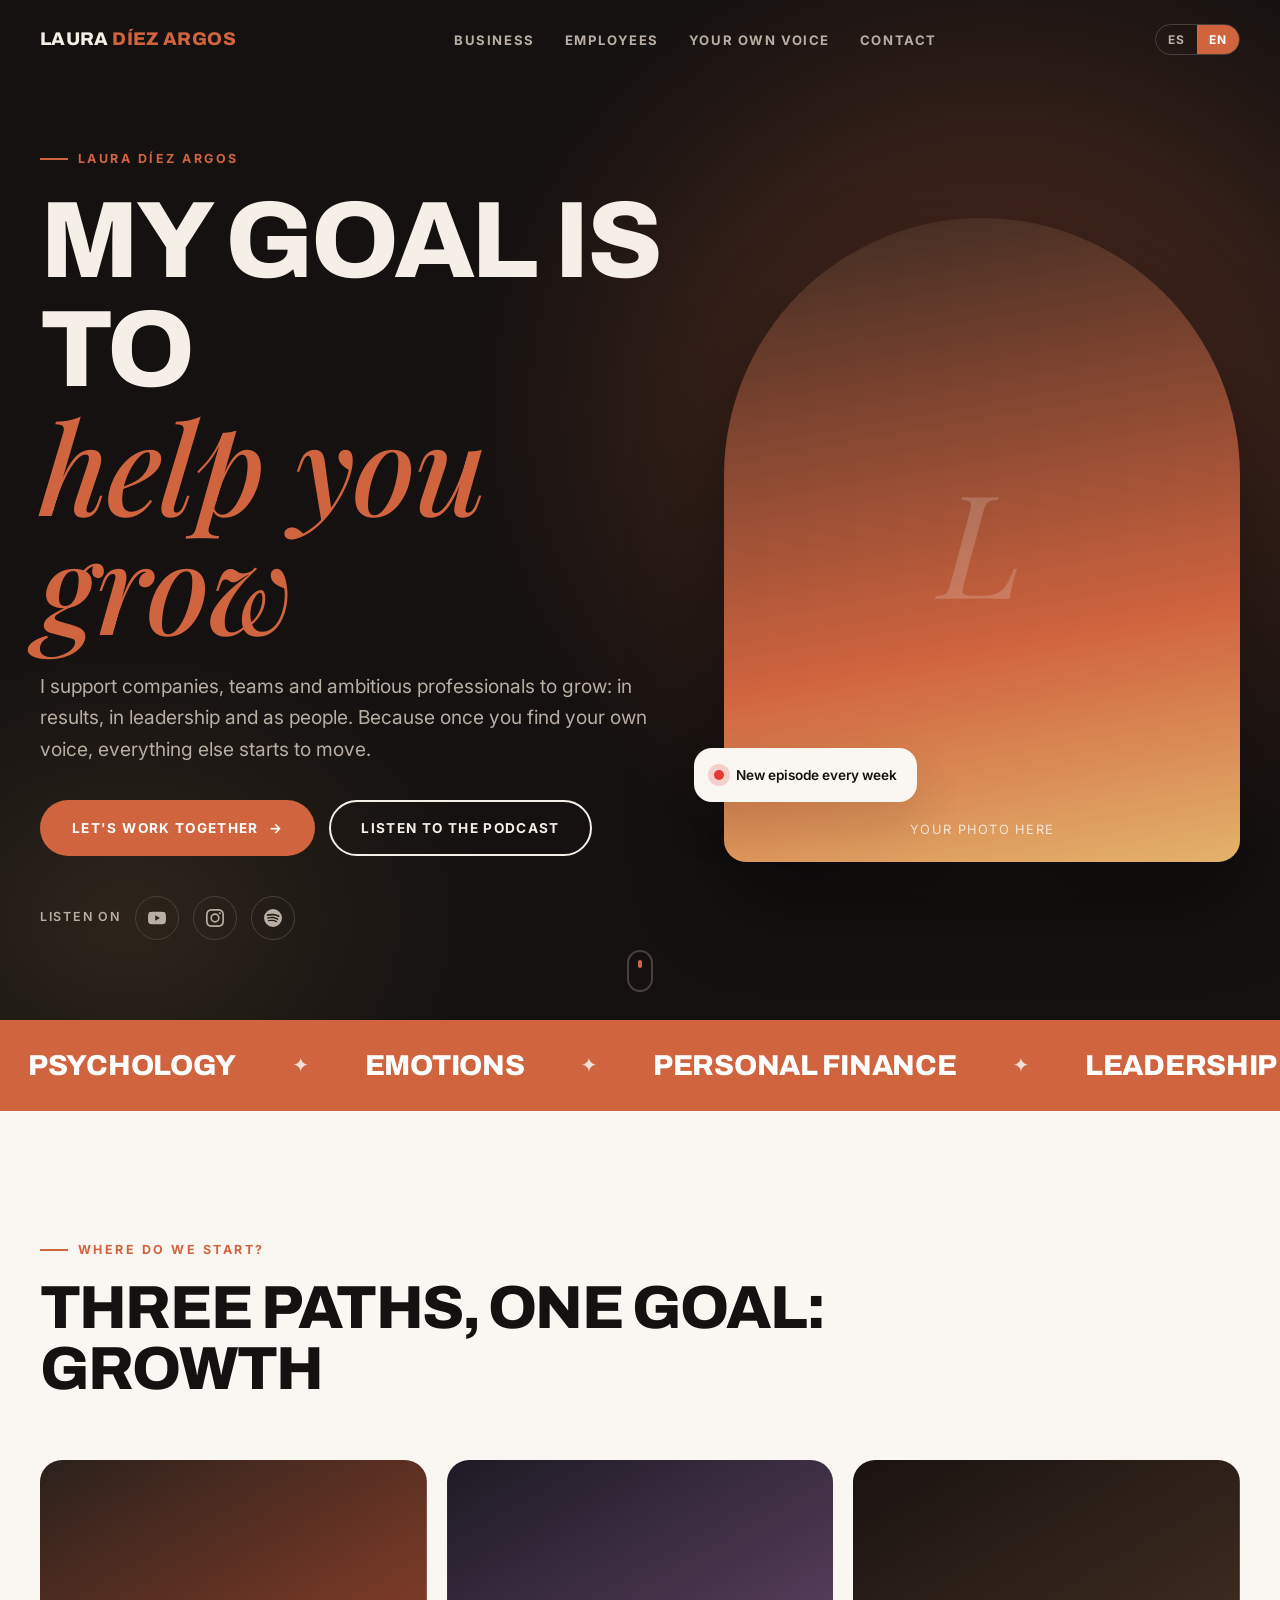
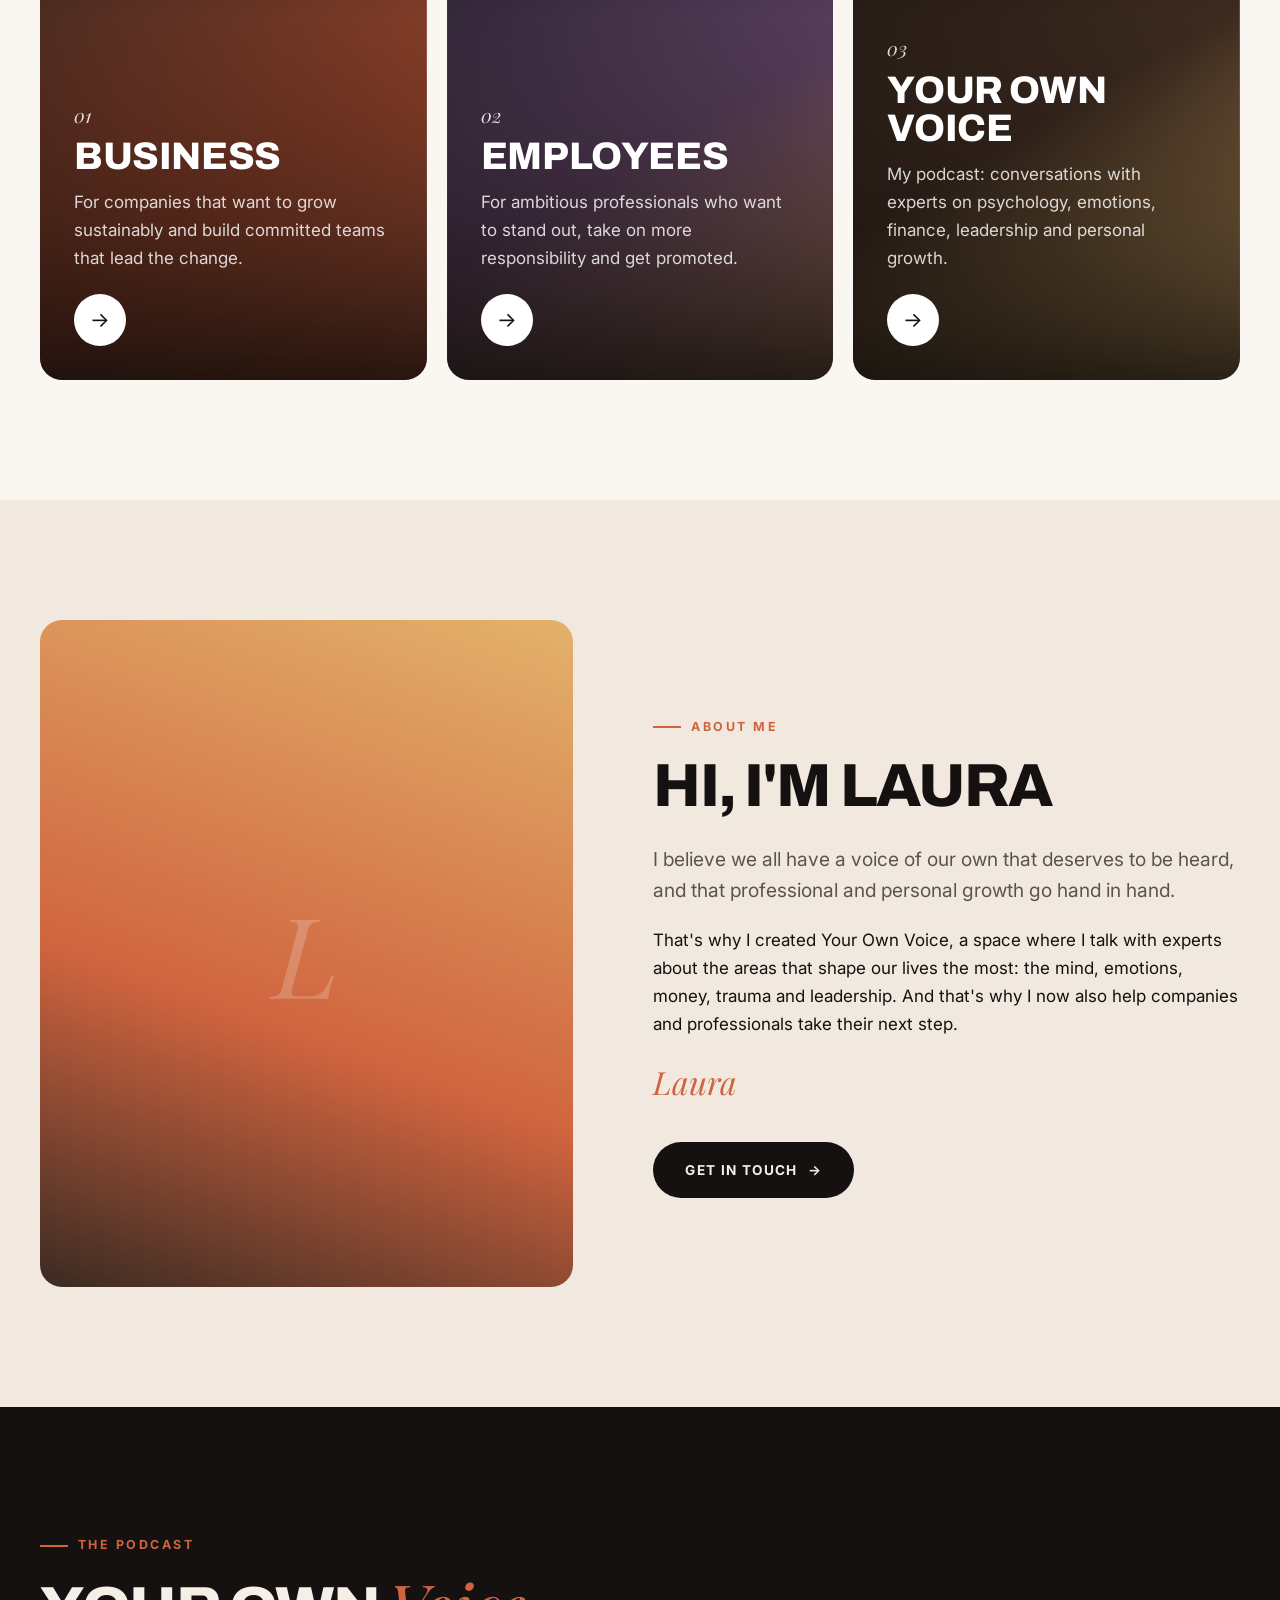
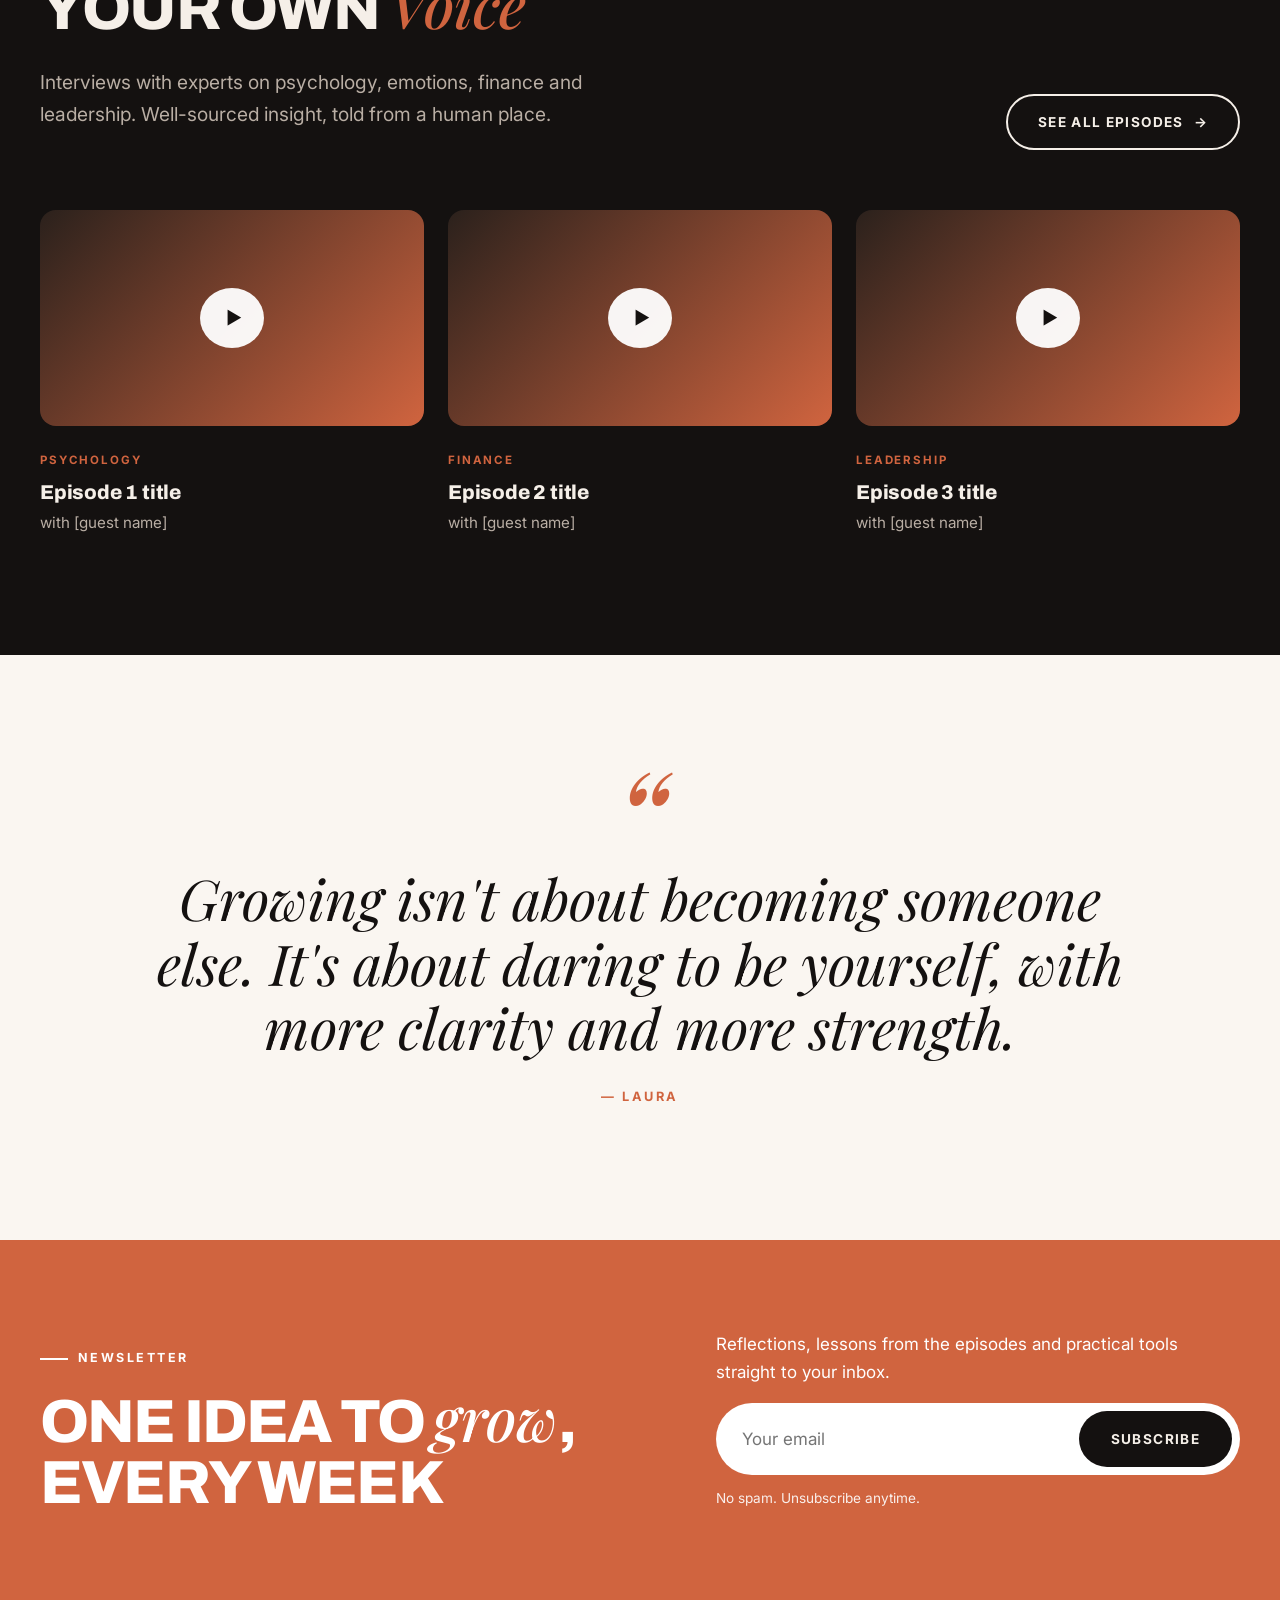
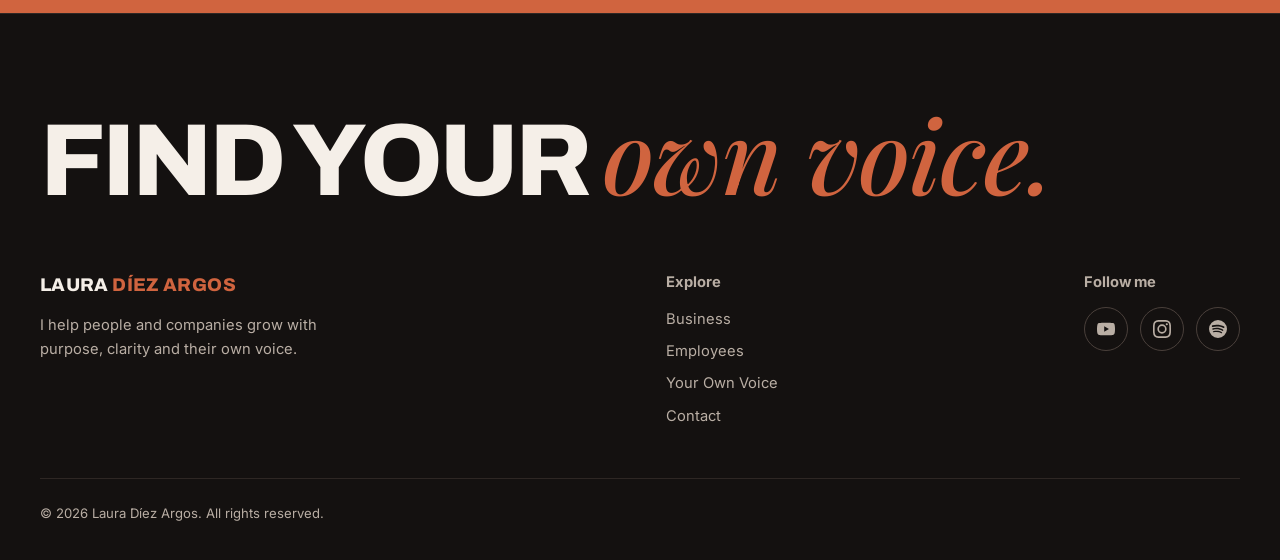
<file: website/index.html>
<!doctype html>
<html lang="es">
<head>
  <meta charset="utf-8">
  <meta name="viewport" content="width=device-width, initial-scale=1">
  <title>Laura Díez Argos</title>
  <meta name="description" content="Laura Díez Argos — My goal is to help you grow. Crecimiento para negocios, empleados y el podcast Your Own Voice.">
  <link rel="preconnect" href="https://fonts.googleapis.com">
  <link rel="preconnect" href="https://fonts.gstatic.com" crossorigin>
  <link href="https://fonts.googleapis.com/css2?family=Archivo:wght@700;800;900&family=Inter:wght@400;500;600;700&family=Playfair+Display:ital,wght@0,500;0,600;1,500&display=swap" rel="stylesheet">
  <link rel="stylesheet" href="css/styles.css">
</head>
<body data-title-key="home.title">
  <div id="site-header"></div>
  <main>
  <!-- HERO -->
  <section class="hero">
    <div class="container hero-grid">
      <div>
        <span class="eyebrow" data-i18n="home.eyebrow"></span>
        <h1 data-i18n="home.title"></h1>
        <p class="lead" data-i18n="home.lead"></p>
        <div class="btn-row">
          <a class="btn btn-primary" href="contacto.html"><span data-i18n="home.cta1"></span> →</a>
          <a class="btn btn-ghost" href="your-own-voice.html" data-i18n="home.cta2"></a>
        </div>
        <div class="listen" data-socials><span data-i18n="home.listen"></span></div>
      </div>
      <div style="position:relative">
        <!-- Sustituye el contenido por: <img src="img/laura.jpg" alt="Laura Díez Argos"> -->
        <div class="hero-photo"><span class="monogram">L</span><span class="ph-note" data-i18n="home.photo"></span></div>
        <div class="hero-badge"><span class="dot"></span><span data-i18n="home.badge"></span></div>
      </div>
    </div>
    <span class="scroll-cue" aria-hidden="true"></span>
  </section>

  <!-- CINTA DE TEMAS -->
  <div class="marquee" aria-hidden="true"><div class="marquee-track">
    <span data-i18n="yov.t1"></span><span data-i18n="yov.t2"></span><span data-i18n="yov.t4"></span>
    <span data-i18n="yov.t5"></span><span data-i18n="yov.t3"></span><span data-i18n="yov.t6"></span>
    <span data-i18n="yov.t7"></span><span data-i18n="yov.t8"></span>
  </div></div>

  <!-- CAMINOS -->
  <section>
    <div class="container">
      <div class="section-head reveal">
        <span class="eyebrow" data-i18n="home.paths.eyebrow"></span>
        <h2 data-i18n="home.paths.title"></h2>
      </div>
      <div class="tiles">
        <a class="tile reveal" href="negocios.html"><div class="bg bg-1"></div><span class="num">01</span><h3 data-i18n="home.paths.b.title"></h3><p data-i18n="home.paths.b.text"></p><span class="arrow">→</span></a>
        <a class="tile reveal" href="empleados.html"><div class="bg bg-2"></div><span class="num">02</span><h3 data-i18n="home.paths.e.title"></h3><p data-i18n="home.paths.e.text"></p><span class="arrow">→</span></a>
        <a class="tile reveal" href="your-own-voice.html"><div class="bg bg-3"></div><span class="num">03</span><h3 data-i18n="home.paths.y.title"></h3><p data-i18n="home.paths.y.text"></p><span class="arrow">→</span></a>
      </div>
    </div>
  </section>

  <!-- SOBRE MÍ -->
  <section class="section-alt">
    <div class="container about-grid">
      <!-- Sustituye por: <img src="img/laura-2.jpg" alt="Laura Díez Argos"> -->
      <div class="about-photo reveal"><span class="monogram">L</span></div>
      <div class="reveal">
        <span class="eyebrow" data-i18n="home.about.eyebrow"></span>
        <h2 data-i18n="home.about.title"></h2>
        <p class="lead" data-i18n="home.about.p1"></p>
        <p data-i18n="home.about.p2"></p>
        <div class="about-sign">Laura</div>
        <div class="btn-row"><a class="btn btn-dark" href="contacto.html"><span data-i18n="cta.button"></span> →</a></div>
      </div>
    </div>
  </section>

  <!-- PODCAST -->
  <section class="section-dark">
    <div class="container">
      <div class="section-head row reveal">
        <div>
          <span class="eyebrow" data-i18n="home.pod.eyebrow"></span>
          <h2 data-i18n="home.pod.title"></h2>
          <p class="lead" data-i18n="home.pod.text"></p>
        </div>
        <a class="btn btn-ghost" href="your-own-voice.html"><span data-i18n="home.pod.cta"></span> →</a>
      </div>
      <div class="episodes" data-episodes></div>
    </div>
  </section>

  <!-- CITA -->
  <section>
    <div class="container reveal">
      <p class="big-quote" data-i18n="home.quote"></p>
      <p class="quote-by" data-i18n="home.quote.by"></p>
    </div>
  </section>

  <!-- NEWSLETTER -->
  <section class="section-accent" style="padding:90px 0">
    <div class="container newsletter reveal">
      <div>
        <span class="eyebrow" data-i18n="nl.eyebrow"></span>
        <h2 data-i18n="nl.title"></h2>
      </div>
      <div>
        <p data-i18n="nl.text"></p>
        <form class="nl-form" id="nl-form">
          <input type="email" name="email" required data-i18n-placeholder="nl.placeholder" aria-label="Email">
          <button class="btn btn-dark" type="submit" data-i18n="nl.button"></button>
        </form>
        <p class="nl-note" id="nl-status" data-i18n="nl.note"></p>
      </div>
    </div>
  </section>
  </main>
  <div id="site-footer"></div>
  <script src="js/config.js"></script>
  <script src="js/i18n.js"></script>
  <script src="js/main.js"></script>
</body>
</html>
</file>
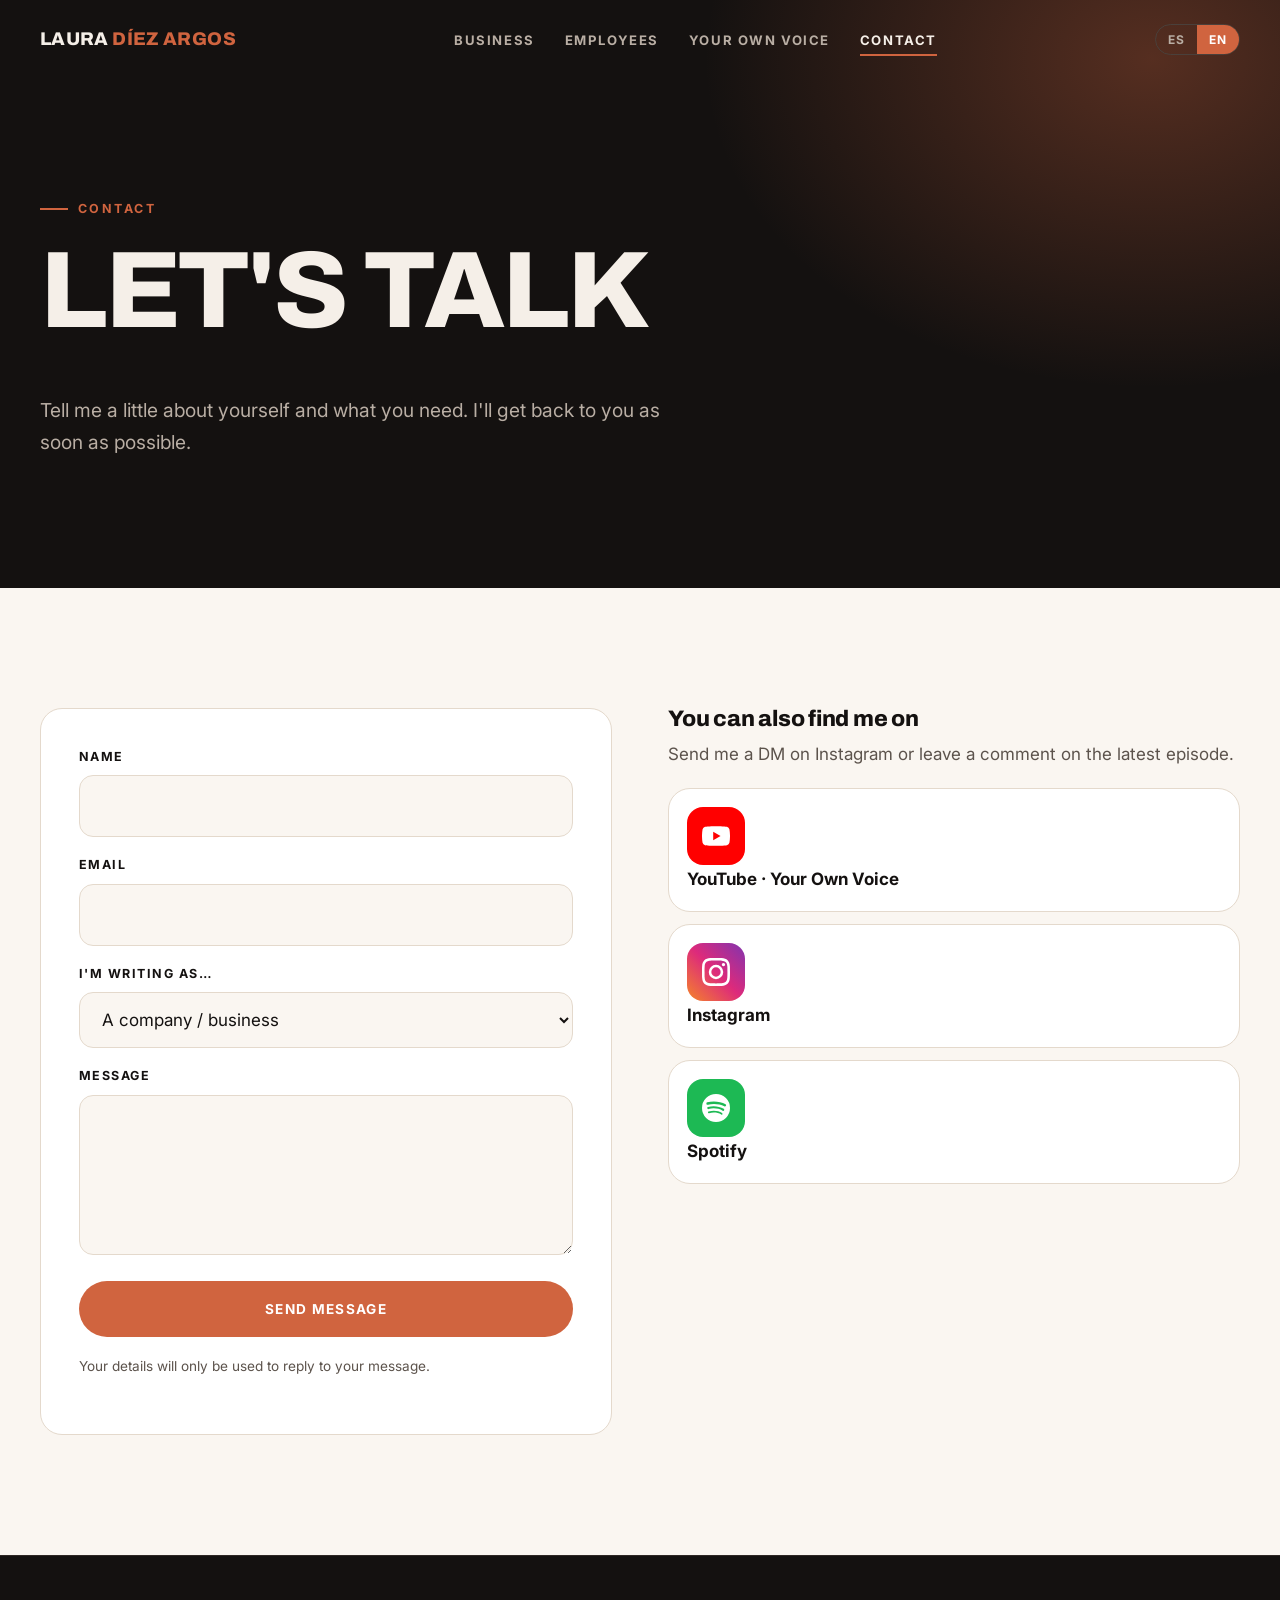
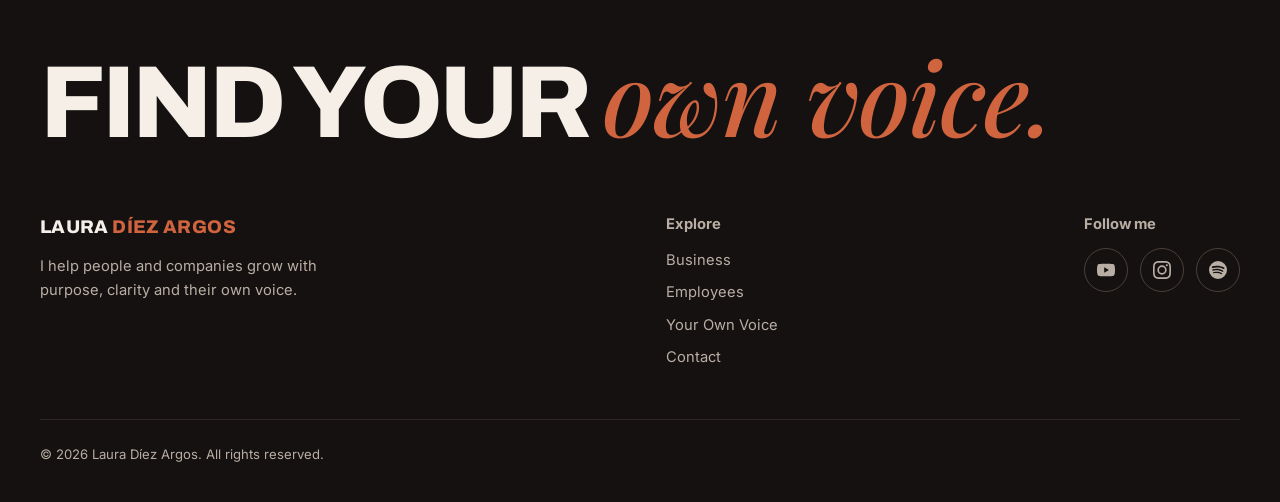
<file: website/contacto.html>
<!doctype html>
<html lang="es">
<head>
  <meta charset="utf-8">
  <meta name="viewport" content="width=device-width, initial-scale=1">
  <title>Contacto · Laura Díez Argos</title>
  <meta name="description" content="Laura Díez Argos — My goal is to help you grow. Crecimiento para negocios, empleados y el podcast Your Own Voice.">
  <link rel="preconnect" href="https://fonts.googleapis.com">
  <link rel="preconnect" href="https://fonts.gstatic.com" crossorigin>
  <link href="https://fonts.googleapis.com/css2?family=Archivo:wght@700;800;900&family=Inter:wght@400;500;600;700&family=Playfair+Display:ital,wght@0,500;0,600;1,500&display=swap" rel="stylesheet">
  <link rel="stylesheet" href="css/styles.css">
</head>
<body data-title-key="nav.contact">
  <div id="site-header"></div>
  <main>
  <section class="page-hero">
    <div class="container">
      <span class="eyebrow" data-i18n="contact.eyebrow"></span>
      <h1 data-i18n="contact.title"></h1>
      <p class="lead" data-i18n="contact.lead"></p>
    </div>
  </section>

  <section>
    <div class="container grid grid-2" style="gap:56px;align-items:start">
      <form class="form card" id="contact-form">
        <div><label for="f-name" data-i18n="contact.name"></label><input id="f-name" name="name" required autocomplete="name"></div>
        <div><label for="f-email" data-i18n="contact.email"></label><input id="f-email" name="email" type="email" required autocomplete="email"></div>
        <div><label for="f-type" data-i18n="contact.type"></label>
          <select id="f-type" name="type">
            <option value="business" data-i18n="contact.type.business"></option>
            <option value="employee" data-i18n="contact.type.employee"></option>
            <option value="podcast" data-i18n="contact.type.podcast"></option>
            <option value="other" data-i18n="contact.type.other"></option>
          </select>
        </div>
        <div><label for="f-msg" data-i18n="contact.message"></label><textarea id="f-msg" name="message" required></textarea></div>
        <button class="btn btn-primary" type="submit" data-i18n="contact.send"></button>
        <p class="form-note" data-i18n="contact.note"></p>
        <p id="form-status" role="status" style="font-weight:600;color:var(--accent)"></p>
      </form>
      <div>
        <h3 data-i18n="contact.side.title"></h3>
        <p style="color:var(--ink-soft)" data-i18n="contact.side.text"></p>
        <div class="grid" style="gap:12px;margin-top:20px">
          <a class="card platform reveal" data-link="youtube" style="flex-direction:row;align-items:center;padding:18px"><div class="icon yt" data-icon="youtube" style="margin:0"></div><strong>YouTube · Your Own Voice</strong></a>
          <a class="card platform reveal" data-link="instagram" style="flex-direction:row;align-items:center;padding:18px"><div class="icon ig" data-icon="instagram" style="margin:0"></div><strong>Instagram</strong></a>
          <a class="card platform reveal" data-link="spotify" style="flex-direction:row;align-items:center;padding:18px"><div class="icon sp" data-icon="spotify" style="margin:0"></div><strong>Spotify</strong></a>
        </div>
      </div>
    </div>
  </section>
  </main>
  <script>
    // Preselecciona el tipo de contacto si viene de otra página (?type=business)
    const t = new URLSearchParams(location.search).get("type");
    if (t) document.getElementById("f-type").value = t;
  </script>
  <div id="site-footer"></div>
  <script src="js/config.js"></script>
  <script src="js/i18n.js"></script>
  <script src="js/main.js"></script>
</body>
</html>
</file>
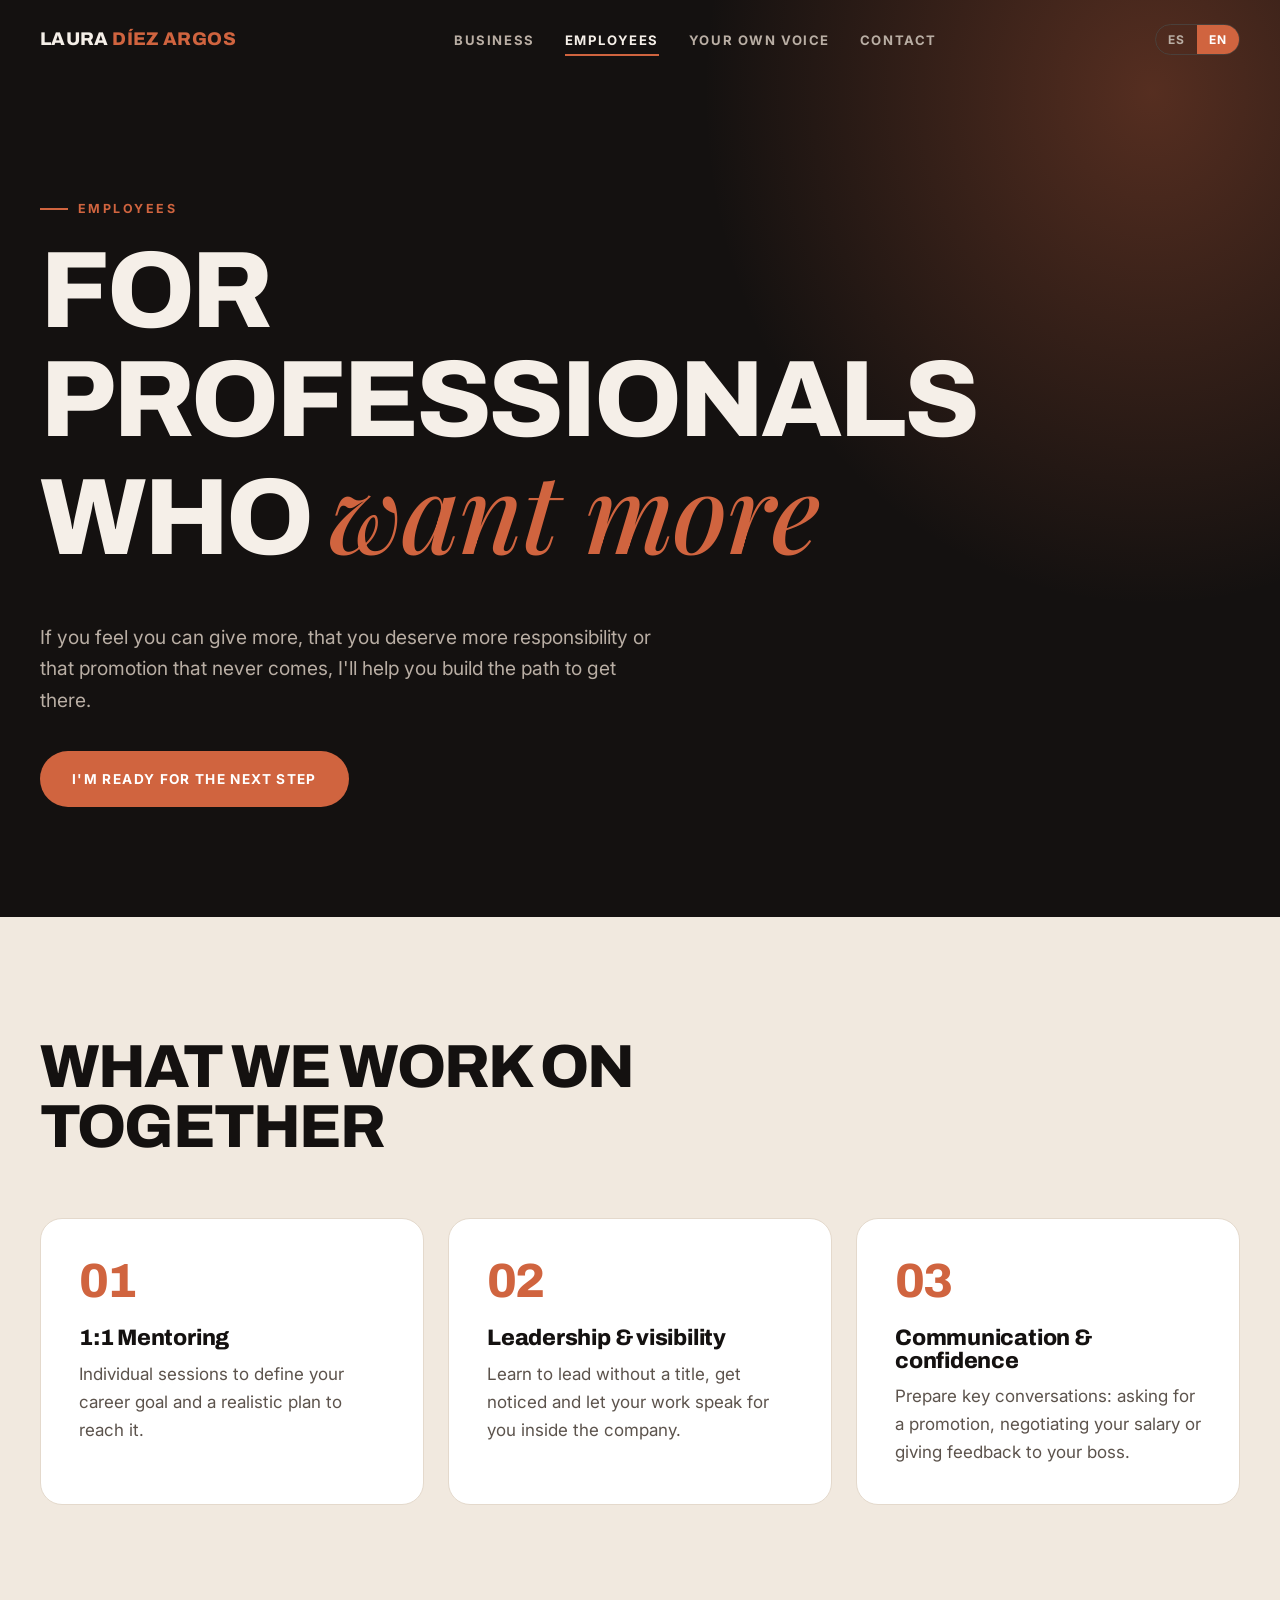
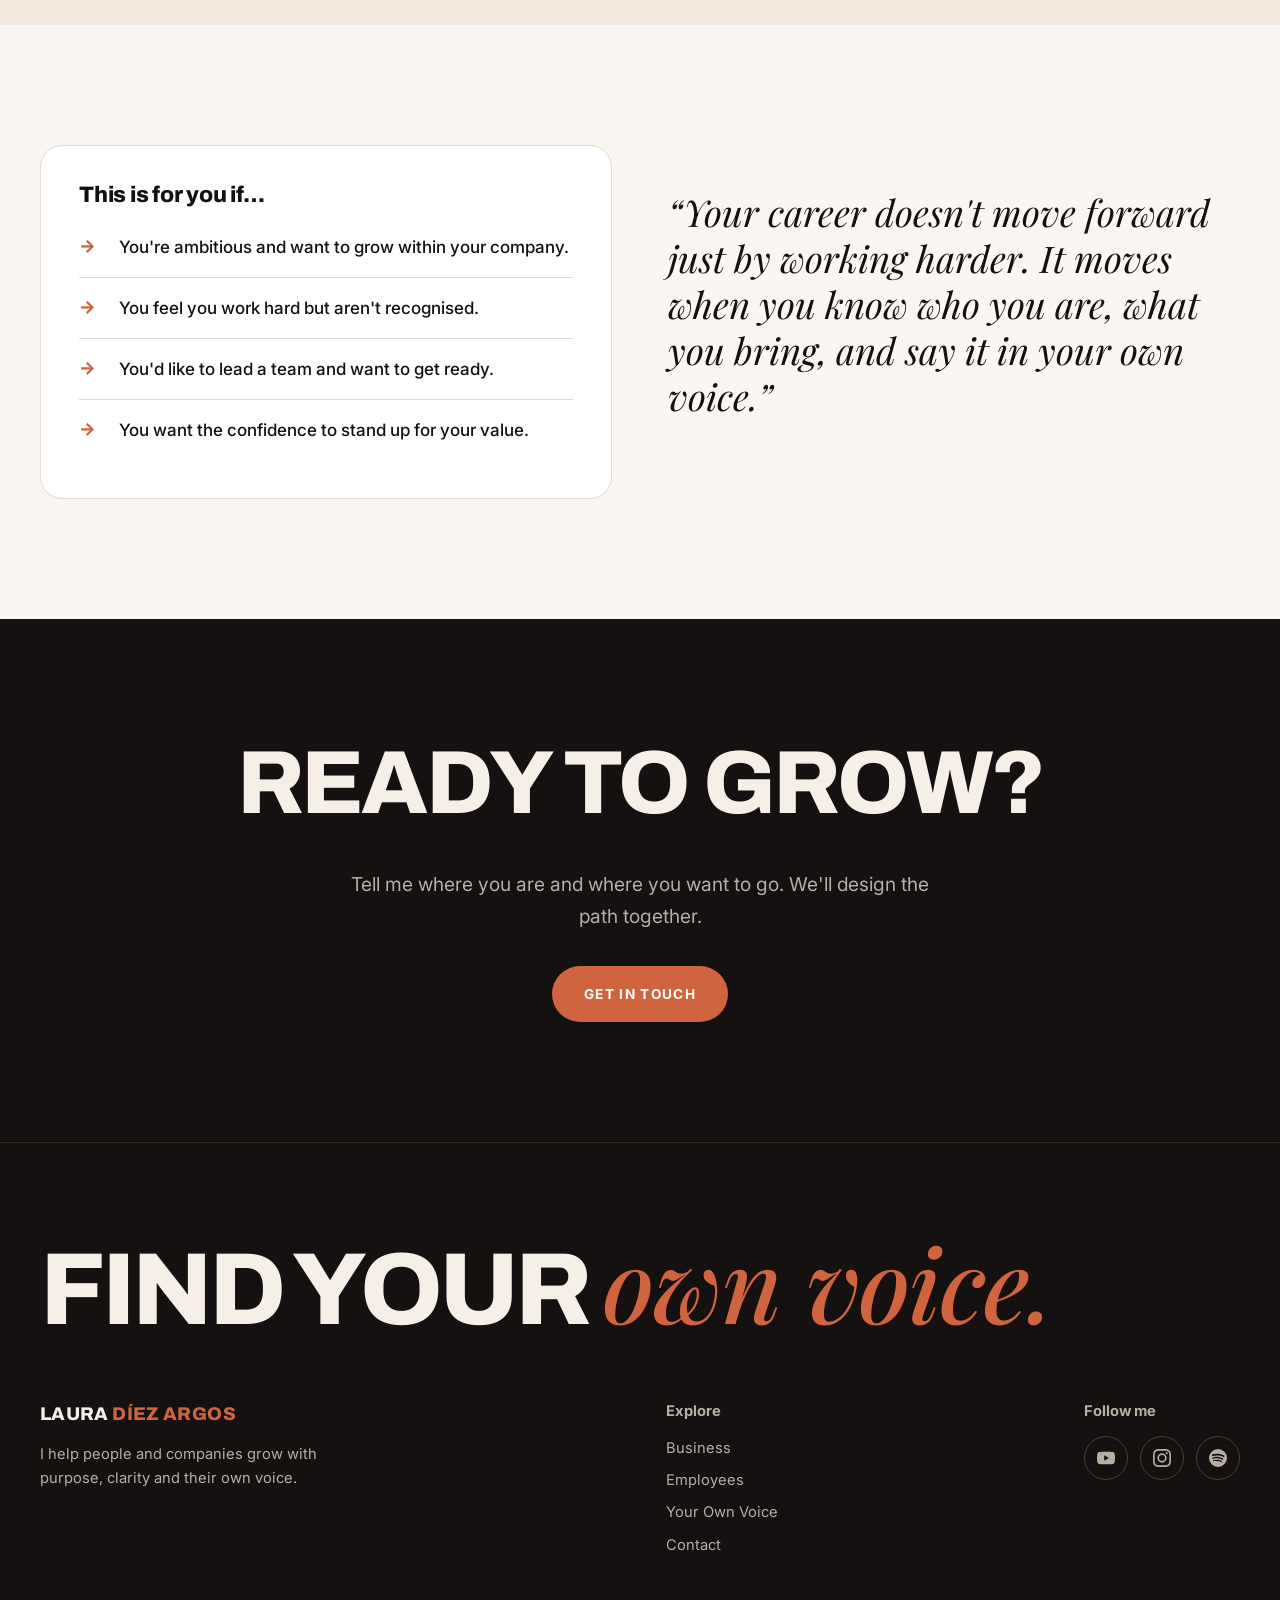
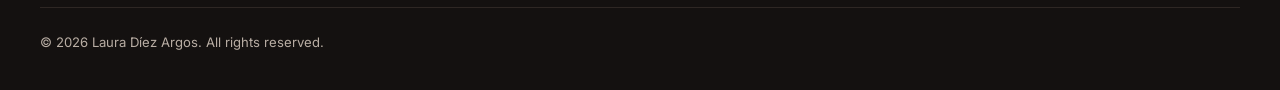
<file: website/empleados.html>
<!doctype html>
<html lang="es">
<head>
  <meta charset="utf-8">
  <meta name="viewport" content="width=device-width, initial-scale=1">
  <title>Empleados · Laura Díez Argos</title>
  <meta name="description" content="Laura Díez Argos — My goal is to help you grow. Crecimiento para negocios, empleados y el podcast Your Own Voice.">
  <link rel="preconnect" href="https://fonts.googleapis.com">
  <link rel="preconnect" href="https://fonts.gstatic.com" crossorigin>
  <link href="https://fonts.googleapis.com/css2?family=Archivo:wght@700;800;900&family=Inter:wght@400;500;600;700&family=Playfair+Display:ital,wght@0,500;0,600;1,500&display=swap" rel="stylesheet">
  <link rel="stylesheet" href="css/styles.css">
</head>
<body data-title-key="nav.employees">
  <div id="site-header"></div>
  <main>
  <section class="page-hero">
    <div class="container">
      <span class="eyebrow" data-i18n="emp.eyebrow"></span>
      <h1 data-i18n="emp.title"></h1>
      <p class="lead" data-i18n="emp.lead"></p>
      <div class="btn-row"><a class="btn btn-primary" href="contacto.html?type=employee" data-i18n="emp.cta"></a></div>
    </div>
  </section>

  <section class="section-alt">
    <div class="container">
      <div class="section-head reveal"><h2 data-i18n="emp.services.title"></h2></div>
      <div class="grid grid-3">
        <div class="card reveal"><span class="num">01</span><h3 data-i18n="emp.s1.title"></h3><p data-i18n="emp.s1.text"></p></div>
        <div class="card reveal"><span class="num">02</span><h3 data-i18n="emp.s2.title"></h3><p data-i18n="emp.s2.text"></p></div>
        <div class="card reveal"><span class="num">03</span><h3 data-i18n="emp.s3.title"></h3><p data-i18n="emp.s3.text"></p></div>
      </div>
    </div>
  </section>

  <section>
    <div class="container grid grid-2" style="align-items:center;gap:56px">
      <div class="card reveal">
        <h3 data-i18n="emp.for.title"></h3>
        <ul class="list-check">
          <li data-i18n="emp.for.1"></li><li data-i18n="emp.for.2"></li>
          <li data-i18n="emp.for.3"></li><li data-i18n="emp.for.4"></li>
        </ul>
      </div>
      <p class="quote reveal" data-i18n="emp.quote"></p>
    </div>
  </section>

  <section class="section-dark cta-band">
    <div class="container">
      <h2 data-i18n="cta.title"></h2>
      <p class="lead center" data-i18n="cta.text"></p>
      <div class="btn-row"><a class="btn btn-primary" href="contacto.html" data-i18n="cta.button"></a></div>
    </div>
  </section>
  </main>
  <div id="site-footer"></div>
  <script src="js/config.js"></script>
  <script src="js/i18n.js"></script>
  <script src="js/main.js"></script>
</body>
</html>
</file>
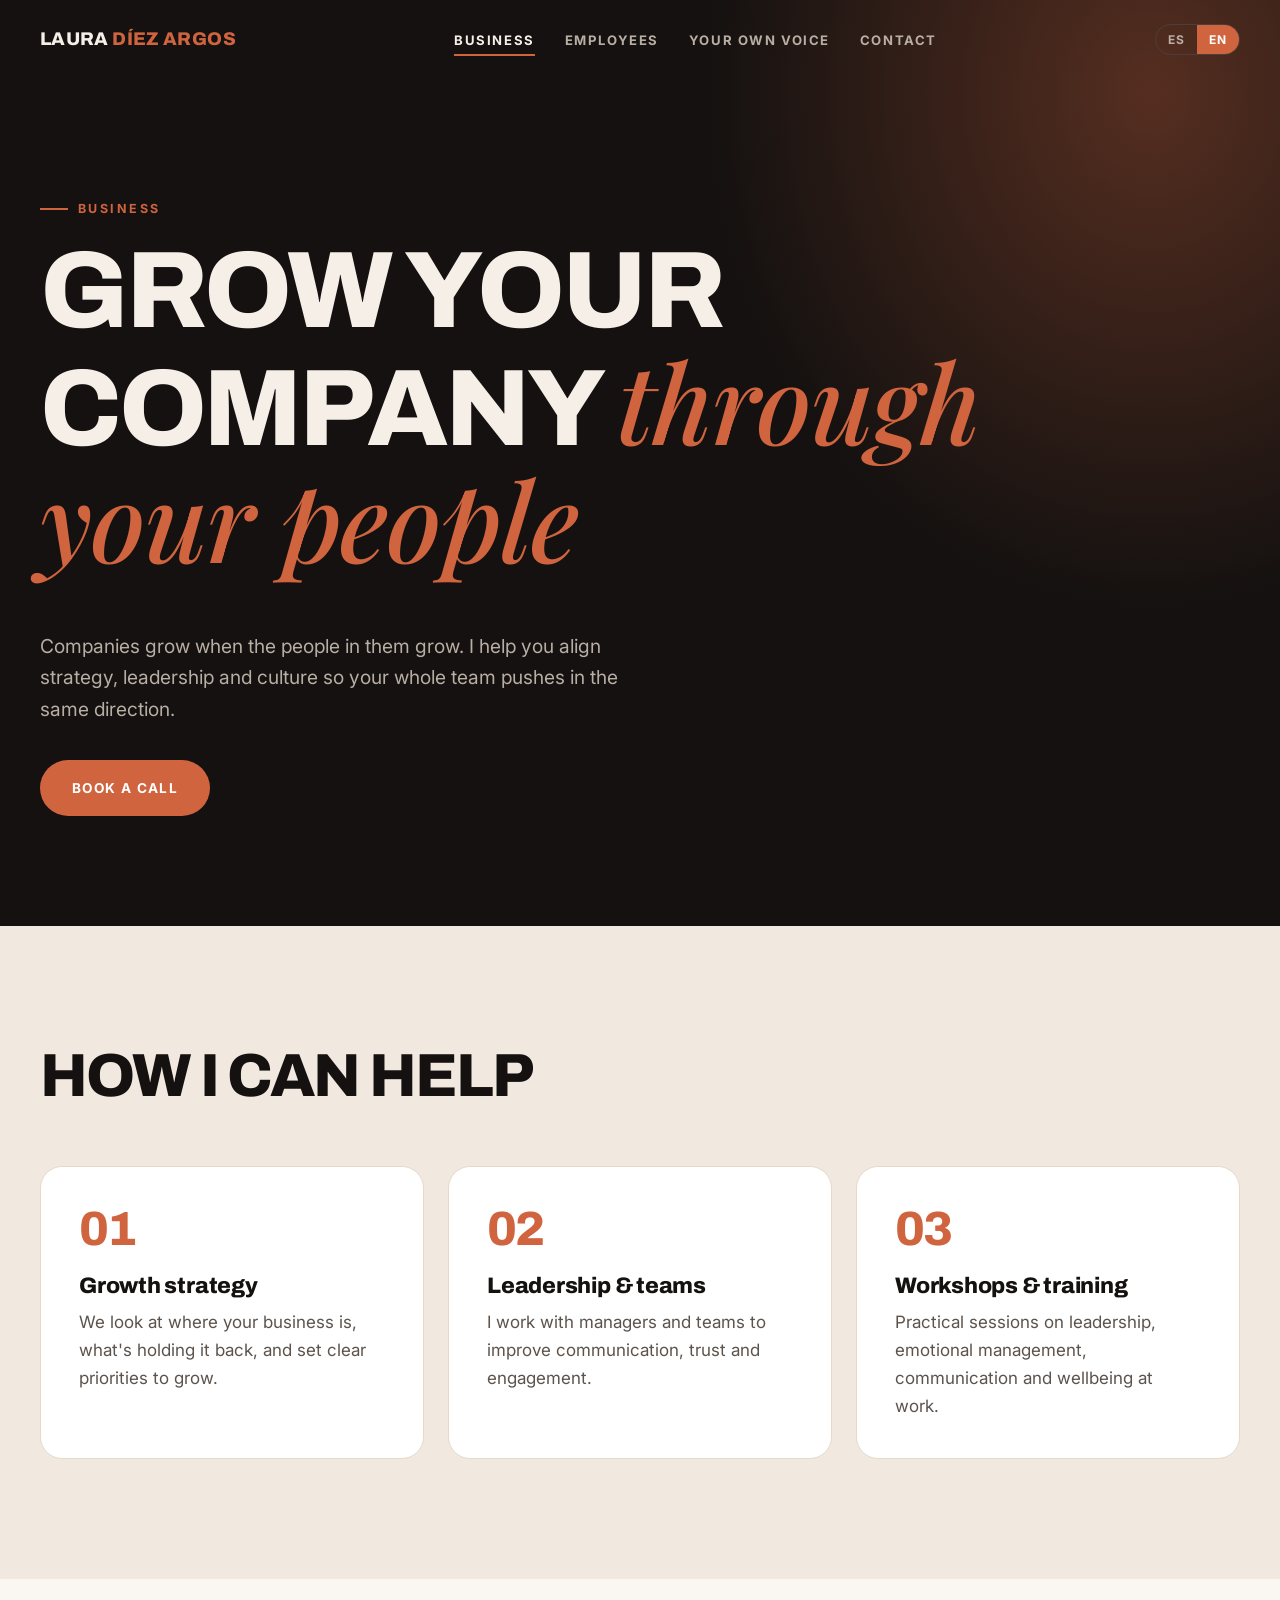
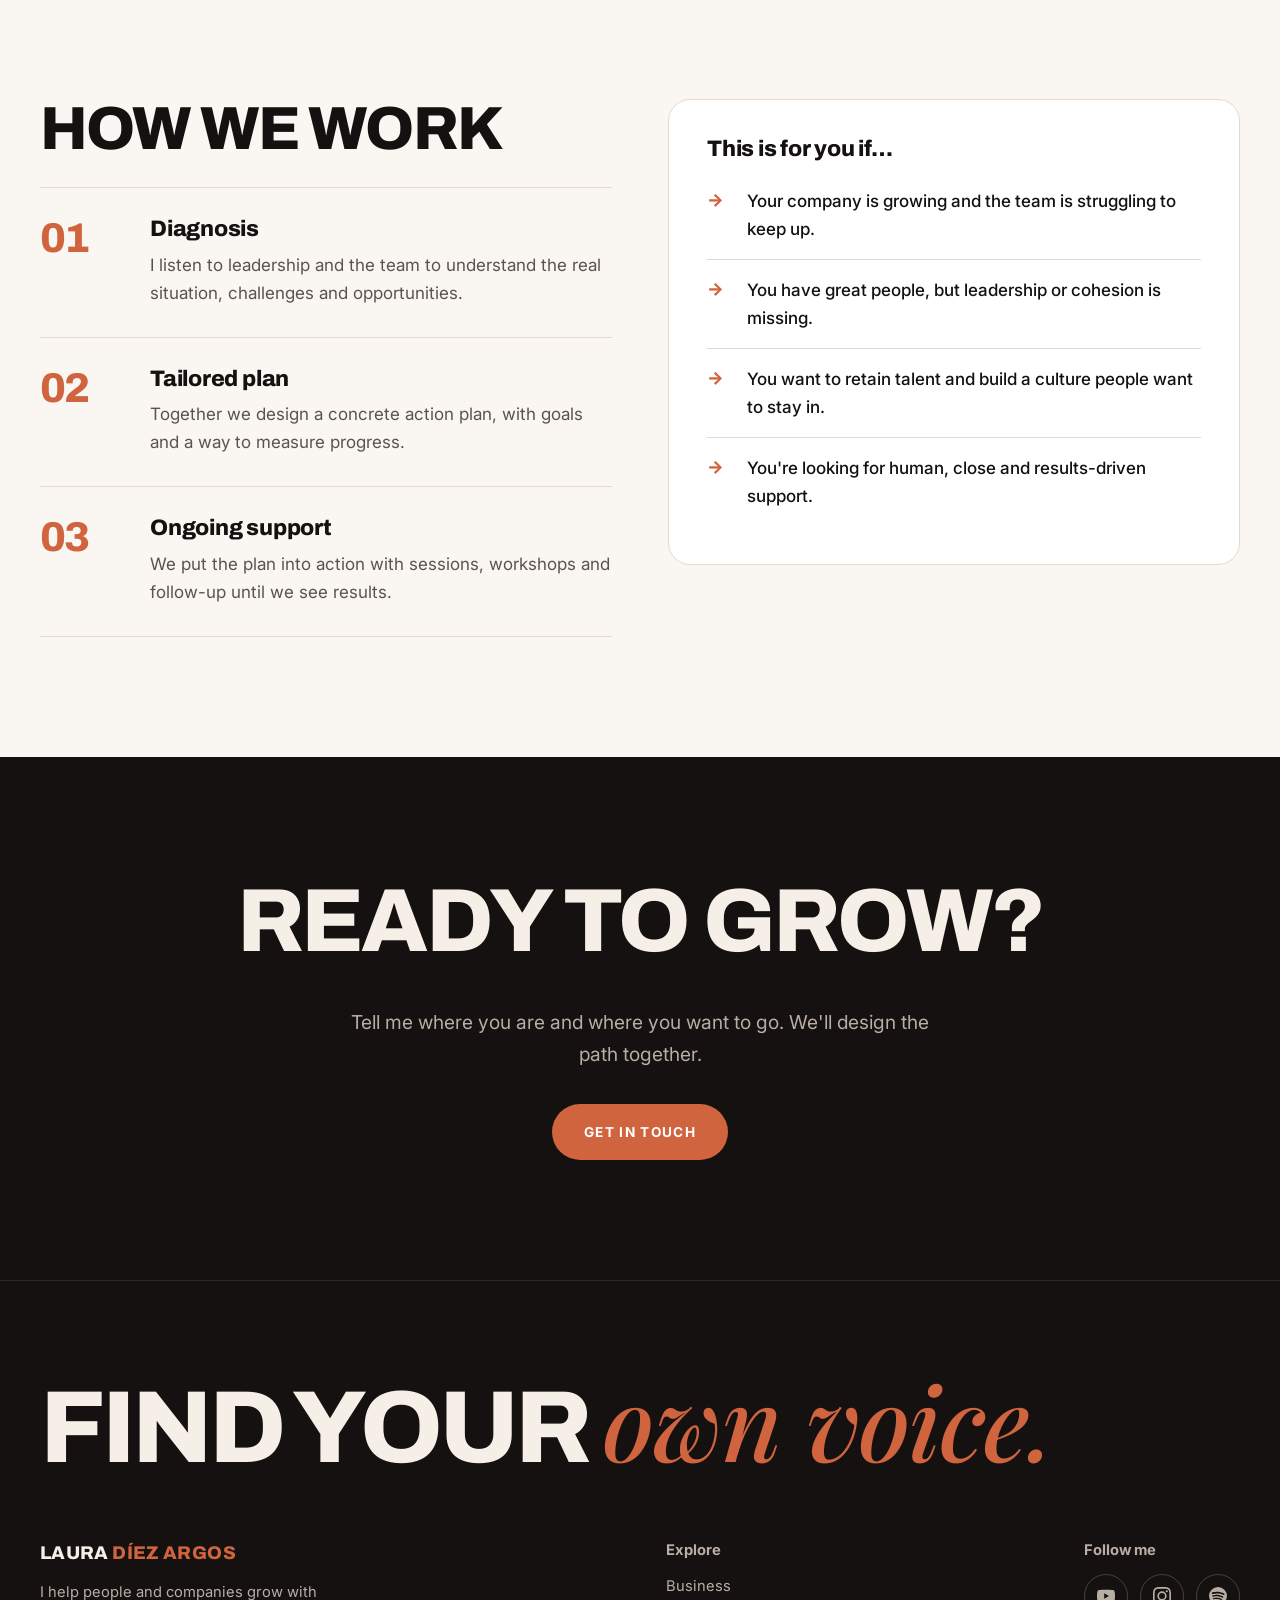
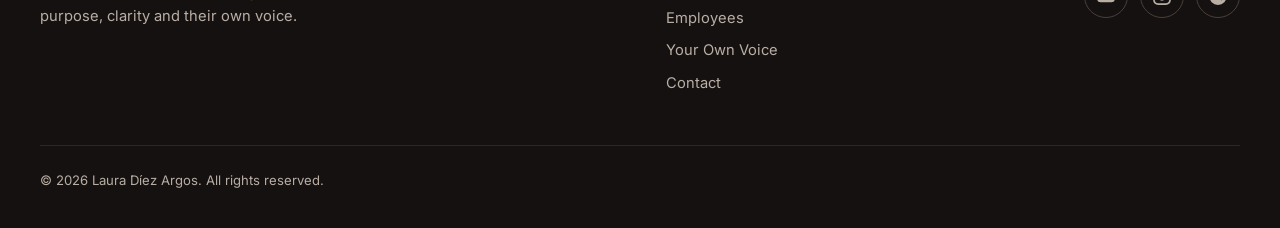
<file: website/negocios.html>
<!doctype html>
<html lang="es">
<head>
  <meta charset="utf-8">
  <meta name="viewport" content="width=device-width, initial-scale=1">
  <title>Negocios · Laura Díez Argos</title>
  <meta name="description" content="Laura Díez Argos — My goal is to help you grow. Crecimiento para negocios, empleados y el podcast Your Own Voice.">
  <link rel="preconnect" href="https://fonts.googleapis.com">
  <link rel="preconnect" href="https://fonts.gstatic.com" crossorigin>
  <link href="https://fonts.googleapis.com/css2?family=Archivo:wght@700;800;900&family=Inter:wght@400;500;600;700&family=Playfair+Display:ital,wght@0,500;0,600;1,500&display=swap" rel="stylesheet">
  <link rel="stylesheet" href="css/styles.css">
</head>
<body data-title-key="nav.business">
  <div id="site-header"></div>
  <main>
  <section class="page-hero">
    <div class="container">
      <span class="eyebrow" data-i18n="biz.eyebrow"></span>
      <h1 data-i18n="biz.title"></h1>
      <p class="lead" data-i18n="biz.lead"></p>
      <div class="btn-row"><a class="btn btn-primary" href="contacto.html?type=business" data-i18n="biz.cta"></a></div>
    </div>
  </section>

  <section class="section-alt">
    <div class="container">
      <div class="section-head reveal"><h2 data-i18n="biz.services.title"></h2></div>
      <div class="grid grid-3">
        <div class="card reveal"><span class="num">01</span><h3 data-i18n="biz.s1.title"></h3><p data-i18n="biz.s1.text"></p></div>
        <div class="card reveal"><span class="num">02</span><h3 data-i18n="biz.s2.title"></h3><p data-i18n="biz.s2.text"></p></div>
        <div class="card reveal"><span class="num">03</span><h3 data-i18n="biz.s3.title"></h3><p data-i18n="biz.s3.text"></p></div>
      </div>
    </div>
  </section>

  <section>
    <div class="container grid grid-2" style="gap:56px">
      <div>
        <h2 data-i18n="biz.process.title"></h2>
        <div class="steps reveal">
          <div class="step"><div><h3 data-i18n="biz.p1.title"></h3><p data-i18n="biz.p1.text"></p></div></div>
          <div class="step"><div><h3 data-i18n="biz.p2.title"></h3><p data-i18n="biz.p2.text"></p></div></div>
          <div class="step"><div><h3 data-i18n="biz.p3.title"></h3><p data-i18n="biz.p3.text"></p></div></div>
        </div>
      </div>
      <div class="card reveal" style="align-self:start">
        <h3 data-i18n="biz.for.title"></h3>
        <ul class="list-check">
          <li data-i18n="biz.for.1"></li><li data-i18n="biz.for.2"></li>
          <li data-i18n="biz.for.3"></li><li data-i18n="biz.for.4"></li>
        </ul>
      </div>
    </div>
  </section>

  <section class="section-dark cta-band">
    <div class="container">
      <h2 data-i18n="cta.title"></h2>
      <p class="lead center" data-i18n="cta.text"></p>
      <div class="btn-row"><a class="btn btn-primary" href="contacto.html" data-i18n="cta.button"></a></div>
    </div>
  </section>
  </main>
  <div id="site-footer"></div>
  <script src="js/config.js"></script>
  <script src="js/i18n.js"></script>
  <script src="js/main.js"></script>
</body>
</html>
</file>
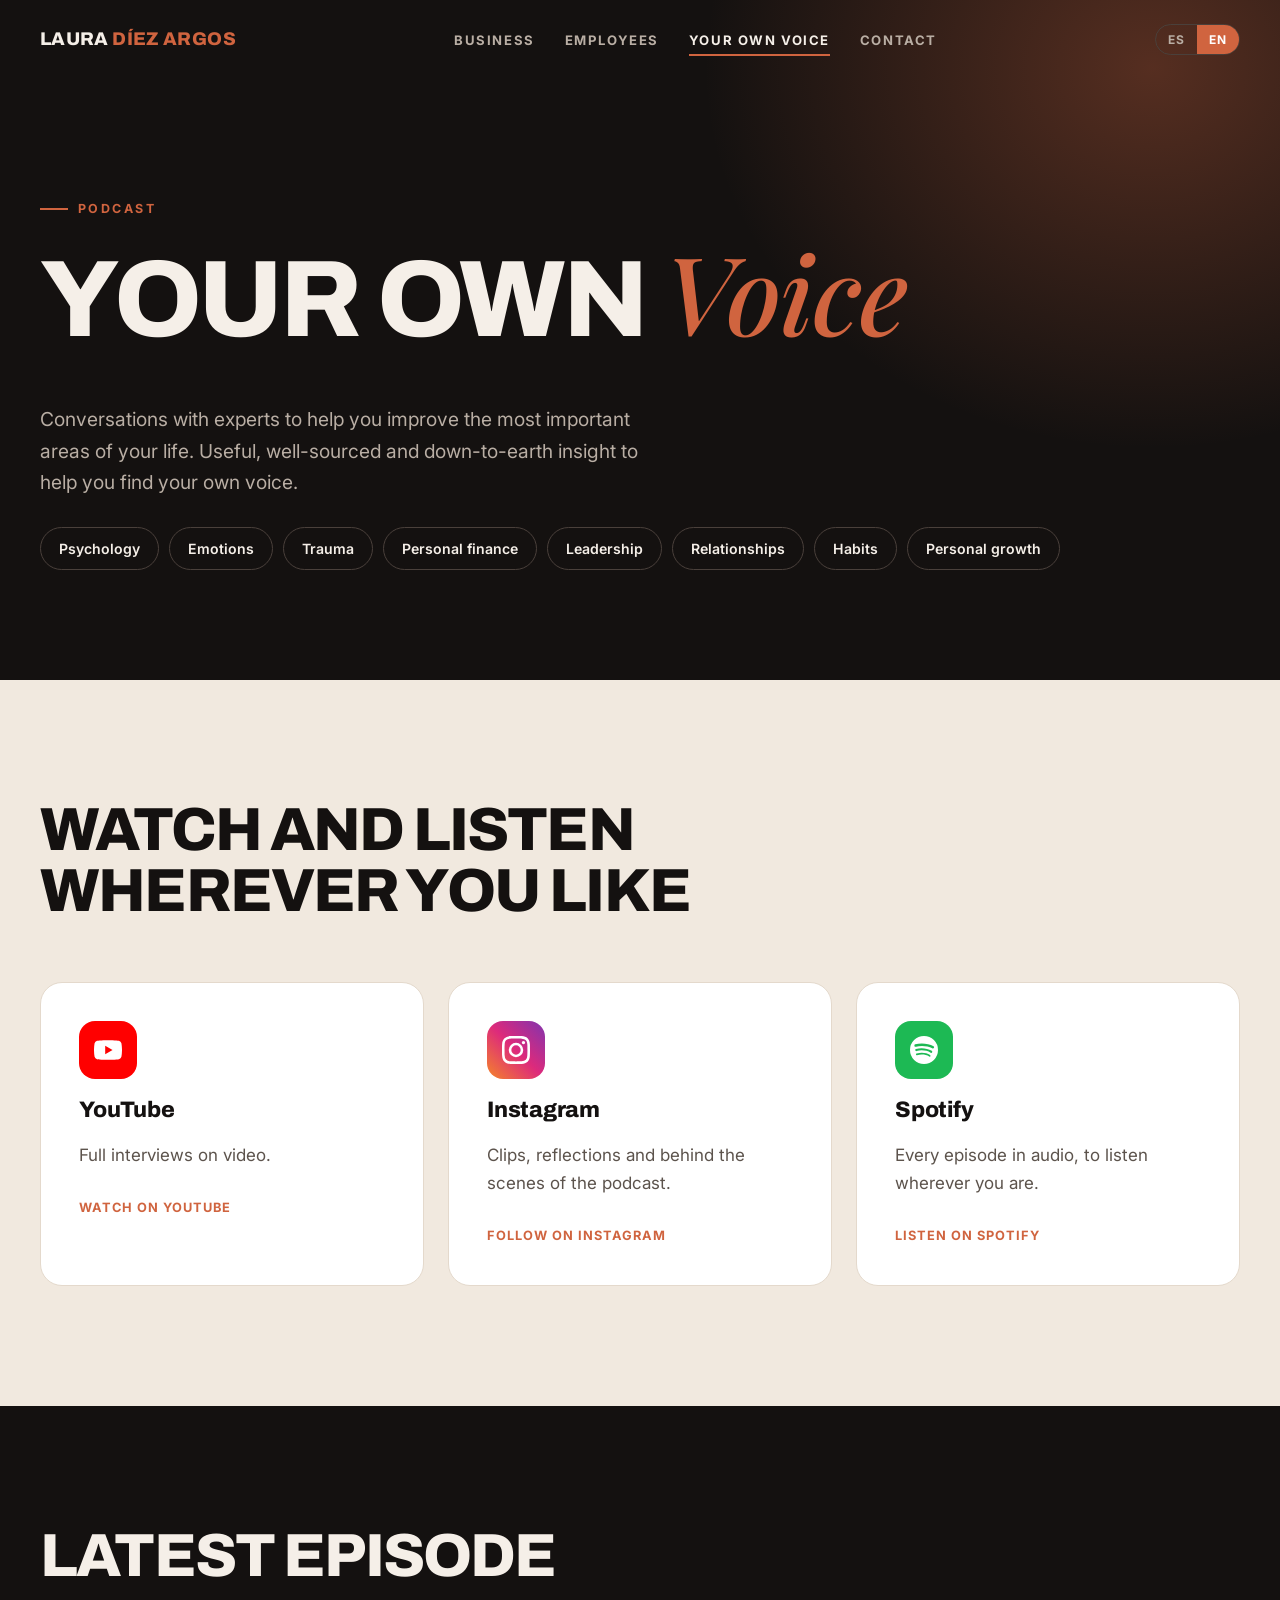
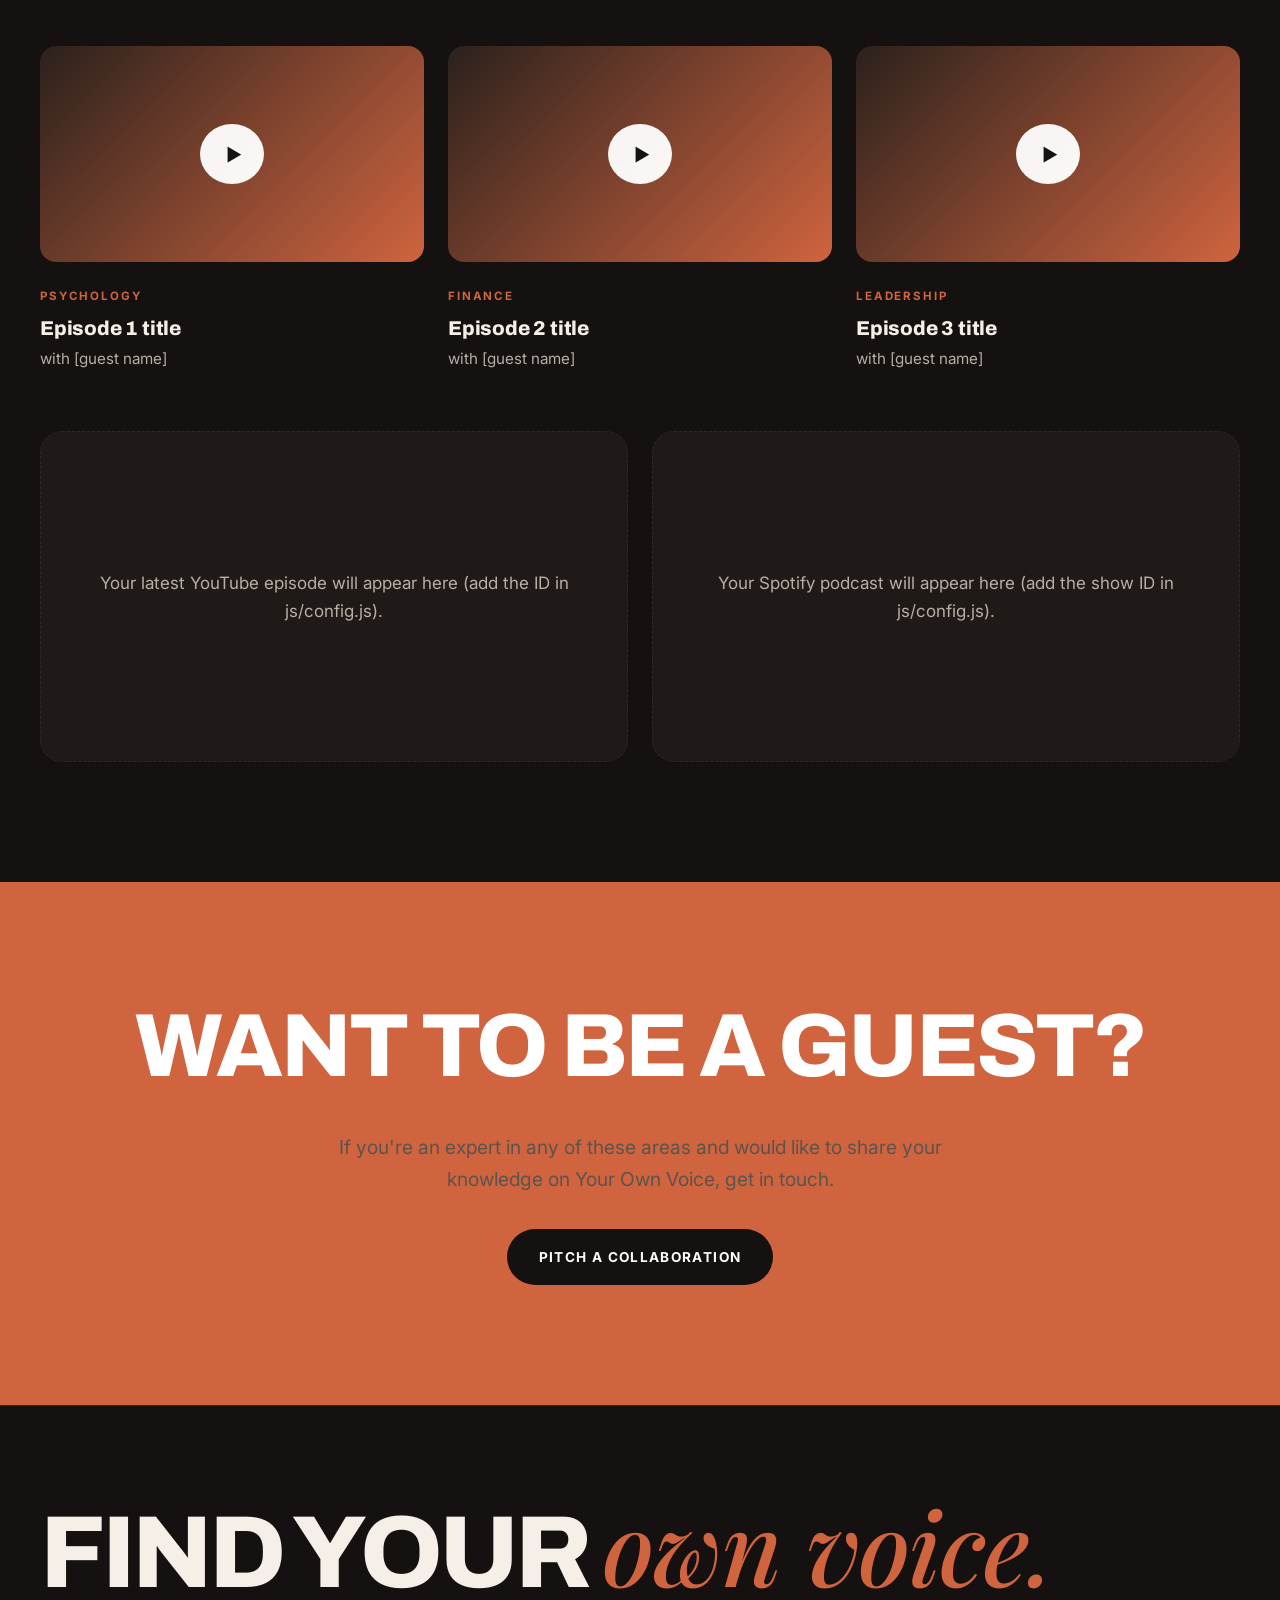
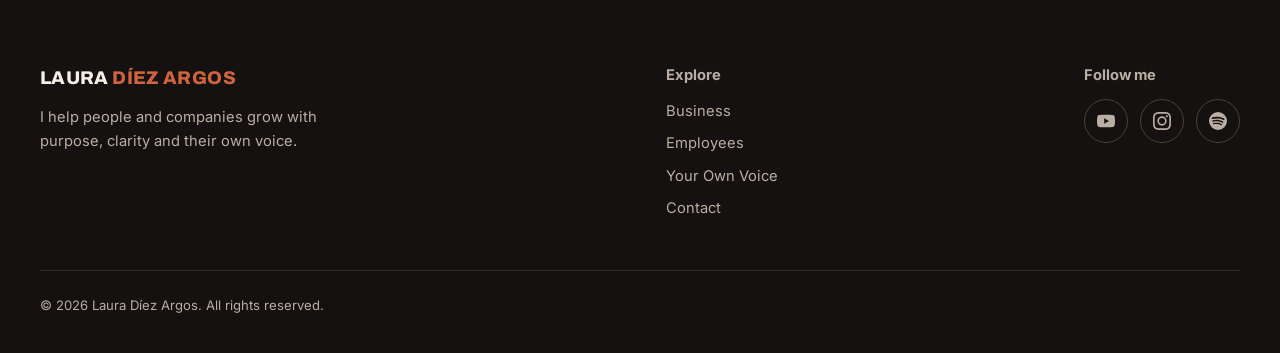
<file: website/your-own-voice.html>
<!doctype html>
<html lang="es">
<head>
  <meta charset="utf-8">
  <meta name="viewport" content="width=device-width, initial-scale=1">
  <title>Your Own Voice · Laura Díez Argos</title>
  <meta name="description" content="Laura Díez Argos — My goal is to help you grow. Crecimiento para negocios, empleados y el podcast Your Own Voice.">
  <link rel="preconnect" href="https://fonts.googleapis.com">
  <link rel="preconnect" href="https://fonts.gstatic.com" crossorigin>
  <link href="https://fonts.googleapis.com/css2?family=Archivo:wght@700;800;900&family=Inter:wght@400;500;600;700&family=Playfair+Display:ital,wght@0,500;0,600;1,500&display=swap" rel="stylesheet">
  <link rel="stylesheet" href="css/styles.css">
</head>
<body data-title-key="nav.yov">
  <div id="site-header"></div>
  <main>
  <section class="page-hero">
    <div class="container">
      <span class="eyebrow" data-i18n="yov.eyebrow"></span>
      <h1 data-i18n="yov.title"></h1>
      <p class="lead" data-i18n="yov.lead"></p>
      <div style="margin-top:28px">
        <div class="chips">
          <span class="chip" data-i18n="yov.t1"></span><span class="chip" data-i18n="yov.t2"></span>
          <span class="chip" data-i18n="yov.t3"></span><span class="chip" data-i18n="yov.t4"></span>
          <span class="chip" data-i18n="yov.t5"></span><span class="chip" data-i18n="yov.t6"></span>
          <span class="chip" data-i18n="yov.t7"></span><span class="chip" data-i18n="yov.t8"></span>
        </div>
      </div>
    </div>
  </section>

  <section class="section-alt">
    <div class="container">
      <div class="section-head reveal"><h2 data-i18n="yov.platforms.title"></h2></div>
      <div class="grid grid-3">
        <div class="card platform reveal"><div class="icon yt" data-icon="youtube"></div><h3>YouTube</h3><p data-i18n="yov.yt.text"></p><a class="more" data-link="youtube" data-i18n="yov.yt.cta"></a></div>
        <div class="card platform reveal"><div class="icon ig" data-icon="instagram"></div><h3>Instagram</h3><p data-i18n="yov.ig.text"></p><a class="more" data-link="instagram" data-i18n="yov.ig.cta"></a></div>
        <div class="card platform reveal"><div class="icon sp" data-icon="spotify"></div><h3>Spotify</h3><p data-i18n="yov.sp.text"></p><a class="more" data-link="spotify" data-i18n="yov.sp.cta"></a></div>
      </div>
    </div>
  </section>

  <section class="section-dark">
    <div class="container">
      <div class="section-head reveal"><h2 data-i18n="yov.latest.title"></h2></div>
      <div class="episodes" data-episodes style="margin-bottom:60px"></div>
      <div class="grid grid-2">
        <div class="embed" id="yt-embed"><span data-i18n="yov.embed.placeholder"></span></div>
        <div class="embed" id="sp-embed"><span data-i18n="yov.spotify.placeholder"></span></div>
      </div>
    </div>
  </section>

  <section class="section-accent cta-band">
    <div class="container">
      <h2 data-i18n="yov.guest.title"></h2>
      <p class="lead center" data-i18n="yov.guest.text"></p>
      <div class="btn-row"><a class="btn btn-primary" href="contacto.html?type=podcast" data-i18n="yov.guest.cta" style="background:var(--ink)"></a></div>
    </div>
  </section>
  </main>
  <div id="site-footer"></div>
  <script src="js/config.js"></script>
  <script src="js/i18n.js"></script>
  <script src="js/main.js"></script>
</body>
</html>
</file>
<file: website/css/styles.css>
/* ==========================================================
   Laura Díez Argos — estilos globales (v2: más impacto)
   Tokens de marca en :root. Titulares grandes en Archivo,
   acentos emocionales en Playfair Display itálica.
   ========================================================== */
:root {
  --bg: #faf6f1;
  --bg-alt: #f1e9df;
  --surface: #ffffff;
  --ink: #141110;
  --ink-2: #1f1a17;
  --ink-soft: #5c534c;
  --on-dark: #f5efe8;
  --on-dark-soft: #b9aea4;
  --accent: #d0643f;        /* terracota viva */
  --accent-dark: #a94a2b;
  --gold: #e3b26b;
  --line: #e4d9cc;
  --line-dark: #2e2724;
  --radius: 22px;
  --shadow: 0 20px 50px rgba(20, 17, 16, 0.12);
  --max: 1240px;
  --font-display: "Archivo", "Inter", system-ui, sans-serif;
  --font-serif: "Playfair Display", Georgia, serif;
  --font-sans: "Inter", system-ui, -apple-system, "Segoe UI", sans-serif;
}

* { box-sizing: border-box; }
html { scroll-behavior: smooth; }
body {
  margin: 0; background: var(--bg); color: var(--ink);
  font-family: var(--font-sans); font-size: 17px; line-height: 1.65;
  -webkit-font-smoothing: antialiased; overflow-x: hidden;
}
img { max-width: 100%; display: block; }
a { color: inherit; }
.container { width: 100%; max-width: var(--max); margin: 0 auto; padding: 0 20px; }

h1, h2, h3 { font-family: var(--font-display); font-weight: 800; line-height: 1; margin: 0 0 .45em; letter-spacing: -0.03em; }
h1 { font-size: clamp(2.8rem, 8.5vw, 7rem); text-transform: uppercase; }
h2 { font-size: clamp(2rem, 5vw, 3.8rem); text-transform: uppercase; }
h3 { font-size: 1.4rem; letter-spacing: -0.01em; }
p { margin: 0 0 1em; }

/* Palabra emocional en serif itálica */
.accent, .serif { font-family: var(--font-serif); font-style: italic; font-weight: 500; text-transform: none; letter-spacing: -0.01em; color: var(--accent); }

.eyebrow {
  display: inline-flex; align-items: center; gap: 10px;
  font-size: .78rem; font-weight: 700; letter-spacing: .2em; text-transform: uppercase;
  color: var(--accent); margin-bottom: 18px;
}
.eyebrow::before { content: ""; width: 28px; height: 2px; background: currentColor; }
.lead { font-size: 1.2rem; color: var(--ink-soft); max-width: 620px; }

/* ---------- Header ---------- */
.site-header {
  position: fixed; top: 0; left: 0; right: 0; z-index: 50;
  transition: background .3s, border-color .3s; border-bottom: 1px solid transparent;
  color: var(--on-dark);
}
.site-header.scrolled { background: rgba(20, 17, 16, .92); backdrop-filter: blur(12px); border-color: var(--line-dark); }
.nav { display: flex; align-items: center; justify-content: space-between; height: 78px; gap: 16px; }
.brand { font-family: var(--font-display); font-size: 1.15rem; font-weight: 800; text-decoration: none; text-transform: uppercase; letter-spacing: .02em; white-space: nowrap; }
.brand span { color: var(--accent); }
.nav-links { display: flex; align-items: center; gap: 30px; list-style: none; margin: 0; padding: 0; }
.nav-links a {
  text-decoration: none; font-size: .82rem; font-weight: 700; letter-spacing: .12em; text-transform: uppercase;
  color: var(--on-dark-soft); padding: 6px 0; border-bottom: 2px solid transparent; transition: color .2s, border-color .2s;
}
.nav-links a:hover, .nav-links a.active { color: var(--on-dark); border-color: var(--accent); }
.nav-right { display: flex; align-items: center; gap: 12px; }
.lang-switch { display: flex; border: 1px solid #4a403b; border-radius: 999px; overflow: hidden; }
.lang-switch button { border: 0; background: transparent; padding: 7px 12px; font: 700 .75rem var(--font-sans); letter-spacing: .08em; cursor: pointer; color: var(--on-dark-soft); }
.lang-switch button.on { background: var(--accent); color: #fff; }
.menu-toggle { display: none; background: none; border: 0; cursor: pointer; padding: 8px; }
.menu-toggle span { display: block; width: 24px; height: 2px; background: var(--on-dark); margin: 5px 0; }

@media (max-width: 900px) {
  .menu-toggle { display: block; }
  .nav-links {
    position: absolute; top: 78px; left: 0; right: 0; flex-direction: column; align-items: flex-start; gap: 0;
    background: var(--ink); padding: 8px 20px 24px; display: none; border-bottom: 1px solid var(--line-dark);
  }
  .nav-links.open { display: flex; }
  .nav-links li { width: 100%; }
  .nav-links a { display: block; padding: 16px 0; border-bottom: 1px solid var(--line-dark); font-size: .95rem; }
}

/* ---------- Botones ---------- */
.btn {
  display: inline-flex; align-items: center; gap: 10px; text-decoration: none;
  font: 700 .85rem var(--font-sans); letter-spacing: .1em; text-transform: uppercase;
  padding: 18px 30px; border-radius: 999px; border: 2px solid transparent; cursor: pointer;
  transition: transform .2s, background .2s, color .2s, border-color .2s;
}
.btn:hover { transform: translateY(-3px); }
.btn-primary { background: var(--accent); color: #fff; }
.btn-primary:hover { background: var(--accent-dark); }
.btn-ghost { border-color: currentColor; color: inherit; background: transparent; }
.btn-ghost:hover { background: var(--on-dark); color: var(--ink); border-color: var(--on-dark); }
.btn-dark { background: var(--ink); color: var(--on-dark); }
.btn-dark:hover { background: var(--accent); }
.btn-row { display: flex; flex-wrap: wrap; gap: 14px; margin-top: 34px; }

/* ---------- Secciones ---------- */
section { padding: 120px 0; position: relative; }
.section-alt { background: var(--bg-alt); }
.section-dark { background: var(--ink); color: var(--on-dark); }
.section-dark .lead, .section-dark p { color: var(--on-dark-soft); }
.section-accent { background: var(--accent); color: #fff; }
.section-accent .eyebrow { color: #fff; }
.section-head { max-width: 820px; margin-bottom: 60px; }
.section-head.row { max-width: none; display: flex; justify-content: space-between; align-items: end; gap: 24px; flex-wrap: wrap; }
.center { text-align: center; margin-left: auto; margin-right: auto; }
@media (max-width: 900px) { section { padding: 80px 0; } }

/* ---------- Hero portada ---------- */
.hero {
  min-height: 100vh; padding: 140px 0 80px; background: var(--ink); color: var(--on-dark);
  display: flex; align-items: center; overflow: hidden;
}
.hero::before {
  content: ""; position: absolute; inset: 0;
  background: radial-gradient(60% 70% at 78% 40%, rgba(208,100,63,.35), transparent 70%),
              radial-gradient(40% 40% at 10% 90%, rgba(227,178,107,.12), transparent 70%);
}
.hero-grid { position: relative; display: grid; grid-template-columns: 1.25fr 1fr; gap: 40px; align-items: center; }
.hero h1 { margin-bottom: 28px; }
.hero h1 .accent { display: block; font-size: 1.15em; line-height: .95; }
.hero .lead { color: var(--on-dark-soft); }
.hero-photo {
  position: relative; aspect-ratio: 4 / 5; border-radius: 260px 260px var(--radius) var(--radius); overflow: hidden;
  background: linear-gradient(170deg, #3a2a22 0%, var(--accent) 65%, var(--gold) 100%);
  box-shadow: 0 40px 90px rgba(0,0,0,.45);
  display: grid; place-items: center;
}
.hero-photo img { width: 100%; height: 100%; object-fit: cover; }
.hero-photo .monogram { font-family: var(--font-serif); font-style: italic; font-size: clamp(5rem, 12vw, 9rem); color: rgba(255,255,255,.18); }
.hero-photo .ph-note { position: absolute; bottom: 22px; left: 0; right: 0; text-align: center; font-size: .8rem; color: rgba(255,255,255,.75); letter-spacing: .1em; text-transform: uppercase; }
.hero-badge {
  position: absolute; left: -30px; bottom: 60px; background: var(--bg); color: var(--ink);
  border-radius: 18px; padding: 16px 20px; box-shadow: var(--shadow); display: flex; gap: 12px; align-items: center; font-size: .85rem; font-weight: 600;
}
.hero-badge .dot { width: 10px; height: 10px; border-radius: 50%; background: #e53935; box-shadow: 0 0 0 6px rgba(229,57,53,.2); animation: pulse 1.6s infinite; }
@keyframes pulse { 50% { box-shadow: 0 0 0 10px rgba(229,57,53,0); } }
.listen { display: flex; align-items: center; gap: 14px; margin-top: 40px; font-size: .78rem; letter-spacing: .14em; text-transform: uppercase; color: var(--on-dark-soft); font-weight: 600; }
.listen a { width: 44px; height: 44px; border-radius: 50%; border: 1px solid #4a403b; display: grid; place-items: center; transition: .2s; }
.listen a:hover { background: var(--accent); border-color: var(--accent); }
.listen svg { width: 18px; height: 18px; fill: currentColor; }
.scroll-cue { position: absolute; bottom: 28px; left: 50%; transform: translateX(-50%); width: 26px; height: 42px; border: 2px solid #4a403b; border-radius: 20px; }
.scroll-cue::after { content: ""; position: absolute; left: 50%; top: 8px; width: 4px; height: 8px; margin-left: -2px; background: var(--accent); border-radius: 2px; animation: cue 1.8s infinite; }
@keyframes cue { 70% { transform: translateY(12px); opacity: 0; } 100% { opacity: 0; } }
@media (max-width: 900px) {
  .hero-grid { grid-template-columns: 1fr; }
  .hero-photo { max-width: 340px; width: 100%; margin: 0 auto; }
  .hero-badge { left: 0; bottom: 30px; }
  .scroll-cue { display: none; }
}

/* ---------- Hero páginas interiores ---------- */
.page-hero { background: var(--ink); color: var(--on-dark); padding: 190px 0 110px; overflow: hidden; }
.page-hero::before { content: ""; position: absolute; inset: 0; background: radial-gradient(50% 80% at 90% 10%, rgba(208,100,63,.35), transparent 70%); }
.page-hero .container { position: relative; }
.page-hero .lead { color: var(--on-dark-soft); }
.page-hero h1 { max-width: 1000px; }
.page-hero h1 .accent { display: inline; }

/* ---------- Cinta de temas (marquee) ---------- */
.marquee { background: var(--accent); color: #fff; overflow: hidden; padding: 22px 0; white-space: nowrap; }
.marquee-track { display: inline-flex; animation: marquee 40s linear infinite; }
.marquee span { font-family: var(--font-display); font-weight: 800; text-transform: uppercase; font-size: clamp(1.2rem, 2.4vw, 1.8rem); letter-spacing: -0.01em; padding: 0 28px; display: inline-flex; align-items: center; gap: 56px; }
.marquee span::after { content: "✦"; font-size: .7em; opacity: .8; }
@keyframes marquee { to { transform: translateX(-50%); } }
@media (prefers-reduced-motion: reduce) { .marquee-track { animation: none; } }

/* ---------- Tiles de caminos ---------- */
.tiles { display: grid; grid-template-columns: repeat(3, 1fr); gap: 20px; }
.tile {
  position: relative; display: flex; flex-direction: column; justify-content: flex-end; min-height: 520px;
  border-radius: var(--radius); overflow: hidden; color: #fff; text-decoration: none; padding: 34px;
  isolation: isolate;
}
.tile .bg { position: absolute; inset: 0; z-index: -2; transition: transform .7s cubic-bezier(.2,.7,.2,1); background-size: cover; background-position: center; }
.tile::after { content: ""; position: absolute; inset: 0; z-index: -1; background: linear-gradient(180deg, rgba(0,0,0,0) 30%, rgba(10,8,7,.85) 100%); }
.tile:hover .bg { transform: scale(1.07); }
.tile .num { font-family: var(--font-serif); font-style: italic; font-size: 1.2rem; opacity: .85; }
.tile h3 { font-size: clamp(1.8rem, 3vw, 2.4rem); text-transform: uppercase; margin: 6px 0 12px; }
.tile p { color: rgba(255,255,255,.82); margin: 0; }
.tile .arrow { margin-top: 22px; width: 52px; height: 52px; border-radius: 50%; background: #fff; color: var(--ink); display: grid; place-items: center; font-size: 1.3rem; transition: .3s; }
.tile:hover .arrow { background: var(--accent); color: #fff; transform: rotate(-45deg); }
.bg-1 { background: linear-gradient(150deg, #2b211c, #8f4029 60%, #d0643f); }
.bg-2 { background: linear-gradient(150deg, #1d1a24, #5a3f5e 55%, #c58a6a); }
.bg-3 { background: linear-gradient(150deg, #1a1311, #3c2a1f 50%, #e3b26b); }
@media (max-width: 900px) { .tiles { grid-template-columns: 1fr; } .tile { min-height: 400px; } }

/* ---------- Grids y tarjetas ---------- */
.grid { display: grid; gap: 24px; }
.grid-3 { grid-template-columns: repeat(3, 1fr); }
.grid-2 { grid-template-columns: repeat(2, 1fr); }
@media (max-width: 900px) { .grid-3, .grid-2 { grid-template-columns: 1fr; } }

.card {
  background: var(--surface); border: 1px solid var(--line); border-radius: var(--radius);
  padding: 38px; transition: transform .3s, box-shadow .3s, border-color .3s;
}
.card:hover { transform: translateY(-6px); box-shadow: var(--shadow); border-color: transparent; }
a.card { text-decoration: none; display: block; }
.card .num { font-family: var(--font-display); font-weight: 800; font-size: 3rem; line-height: 1; color: var(--accent); display: block; margin-bottom: 22px; letter-spacing: -0.04em; }
.card p { color: var(--ink-soft); margin: 0; }
.card .more { display: inline-block; margin-top: 18px; font-weight: 700; color: var(--accent); text-decoration: none; letter-spacing: .08em; text-transform: uppercase; font-size: .8rem; }
.section-dark .card { background: var(--ink-2); border-color: var(--line-dark); color: var(--on-dark); }
.section-dark .card p { color: var(--on-dark-soft); }

.list-check { list-style: none; padding: 0; margin: 0; }
.list-check li { padding: 16px 0 16px 40px; position: relative; border-bottom: 1px solid var(--line); font-weight: 500; }
.list-check li:last-child { border-bottom: 0; }
.list-check li::before { content: "→"; position: absolute; left: 0; top: 14px; color: var(--accent); font-weight: 800; font-size: 1.1rem; }

/* Pasos */
.steps { counter-reset: step; }
.step { display: grid; grid-template-columns: 90px 1fr; gap: 20px; padding: 30px 0; border-top: 1px solid var(--line); }
.step:last-child { border-bottom: 1px solid var(--line); }
.step::before { counter-increment: step; content: "0" counter(step); font-family: var(--font-display); font-weight: 800; font-size: 2.6rem; line-height: 1; color: var(--accent); letter-spacing: -0.04em; }
.step p { color: var(--ink-soft); margin: 0; }

/* Cita grande */
.big-quote { font-family: var(--font-serif); font-style: italic; font-size: clamp(1.9rem, 4.4vw, 3.6rem); line-height: 1.15; max-width: 1000px; margin: 0 auto; text-align: center; }
.big-quote::before { content: "“"; display: block; font-size: 2.4em; line-height: .6; color: var(--accent); margin-bottom: 10px; }
.quote-by { text-align: center; margin-top: 26px; font-weight: 700; letter-spacing: .2em; text-transform: uppercase; font-size: .8rem; color: var(--accent); }
.quote { font-family: var(--font-serif); font-style: italic; font-size: clamp(1.5rem, 3vw, 2.3rem); line-height: 1.25; }

/* Sobre mí */
.about-grid { display: grid; grid-template-columns: 1fr 1.1fr; gap: 80px; align-items: center; }
.about-photo { aspect-ratio: 4 / 5; border-radius: var(--radius); overflow: hidden; background: linear-gradient(200deg, var(--gold), var(--accent) 60%, #3a2a22); position: relative; display: grid; place-items: center; }
.about-photo img { width: 100%; height: 100%; object-fit: cover; }
.about-photo .monogram { font-family: var(--font-serif); font-style: italic; font-size: 7rem; color: rgba(255,255,255,.2); }
.about-sign { font-family: var(--font-serif); font-style: italic; font-size: 2rem; color: var(--accent); margin-top: 10px; }
@media (max-width: 900px) { .about-grid { grid-template-columns: 1fr; gap: 40px; } }

/* Episodios */
.episodes { display: grid; grid-template-columns: repeat(3, 1fr); gap: 24px; }
.episode { text-decoration: none; color: inherit; display: block; }
.episode .thumb { aspect-ratio: 16 / 9; border-radius: 16px; overflow: hidden; position: relative; background: linear-gradient(135deg, #2b211c, var(--accent)); margin-bottom: 18px; }
.episode .thumb img { width: 100%; height: 100%; object-fit: cover; transition: transform .6s; }
.episode:hover .thumb img { transform: scale(1.06); }
.episode .play { position: absolute; inset: 0; display: grid; place-items: center; }
.episode .play::before { content: "▶"; width: 60px; height: 60px; border-radius: 50%; background: rgba(255,255,255,.95); color: var(--ink); display: grid; place-items: center; font-size: 1.1rem; padding-left: 4px; transition: .3s; }
.episode:hover .play::before { background: var(--accent); color: #fff; transform: scale(1.1); }
.episode .tag { font-size: .72rem; font-weight: 700; letter-spacing: .16em; text-transform: uppercase; color: var(--accent); }
.episode h3 { font-size: 1.25rem; margin: 8px 0 6px; line-height: 1.2; }
.episode p { font-size: .95rem; margin: 0; }
@media (max-width: 900px) { .episodes { grid-template-columns: 1fr; } }

/* Plataformas */
.platform { display: flex; flex-direction: column; gap: 10px; }
.platform .icon { width: 58px; height: 58px; border-radius: 16px; display: grid; place-items: center; color: #fff; margin-bottom: 10px; }
.platform .icon svg { width: 28px; height: 28px; fill: currentColor; }
.yt { background: #ff0000; }
.ig { background: linear-gradient(45deg, #f58529, #dd2a7b, #8134af); }
.sp { background: #1db954; }

.embed { aspect-ratio: 16 / 9; border-radius: var(--radius); overflow: hidden; background: var(--ink-2); border: 1px dashed var(--line-dark); display: grid; place-items: center; color: var(--on-dark-soft); text-align: center; padding: 24px; }
.embed iframe { width: 100%; height: 100%; border: 0; }

/* Chips */
.chips { display: flex; flex-wrap: wrap; gap: 10px; }
.chip { border: 1px solid #4a403b; color: var(--on-dark); padding: 9px 18px; border-radius: 999px; font-size: .88rem; font-weight: 600; }

/* Newsletter */
.newsletter { display: grid; grid-template-columns: 1.2fr 1fr; gap: 48px; align-items: center; }
.newsletter h2 { margin: 0; }
.nl-form { display: flex; gap: 10px; background: #fff; padding: 8px; border-radius: 999px; }
.nl-form input { flex: 1; min-width: 0; border: 0; padding: 0 18px; font: inherit; background: transparent; color: var(--ink); }
.nl-form input:focus { outline: none; }
.nl-note { font-size: .85rem; margin-top: 12px; opacity: .9; }
@media (max-width: 900px) { .newsletter { grid-template-columns: 1fr; } .nl-form { flex-direction: column; border-radius: 20px; } .nl-form input { padding: 14px; } }

/* Formulario */
.form { display: grid; gap: 18px; }
.form label { font-weight: 700; font-size: .78rem; letter-spacing: .12em; text-transform: uppercase; display: block; margin-bottom: 8px; }
.form input, .form select, .form textarea { width: 100%; padding: 16px 18px; border-radius: 14px; border: 1px solid var(--line); background: var(--bg); font: inherit; color: var(--ink); }
.form input:focus, .form select:focus, .form textarea:focus { outline: 2px solid var(--accent); outline-offset: 1px; }
.form textarea { min-height: 160px; resize: vertical; }
.form-note { font-size: .85rem; color: var(--ink-soft); }
.form .btn { justify-content: center; }

/* CTA final */
.cta-band { text-align: center; }
.cta-band h2 { font-size: clamp(2.6rem, 7vw, 5.6rem); }
.cta-band .btn-row { justify-content: center; }

/* Footer */
.site-footer { background: var(--ink); color: var(--on-dark-soft); padding: 90px 0 36px; font-size: .92rem; border-top: 1px solid var(--line-dark); }
.footer-big { font-family: var(--font-display); font-weight: 800; text-transform: uppercase; font-size: clamp(2.4rem, 8vw, 6.5rem); line-height: .95; color: var(--on-dark); letter-spacing: -0.04em; margin-bottom: 60px; }
.footer-big .accent { text-transform: none; }
.footer-grid { display: flex; flex-wrap: wrap; justify-content: space-between; gap: 32px; }
.site-footer .brand { color: var(--on-dark); }
.site-footer a { text-decoration: none; }
.site-footer a:hover { color: var(--on-dark); }
.footer-links { list-style: none; margin: 0; padding: 0; display: grid; gap: 8px; }
.socials { display: flex; gap: 12px; }
.socials a { width: 44px; height: 44px; border-radius: 50%; border: 1px solid #4a403b; display: grid; place-items: center; transition: .2s; }
.socials a:hover { background: var(--accent); border-color: var(--accent); color: #fff; }
.socials svg { width: 18px; height: 18px; fill: currentColor; }
.copy { margin-top: 50px; padding-top: 24px; border-top: 1px solid var(--line-dark); font-size: .82rem; }

/* Animación al hacer scroll */
.reveal { opacity: 0; transform: translateY(40px); transition: opacity .9s ease, transform .9s cubic-bezier(.2,.7,.2,1); }
.reveal.in { opacity: 1; transform: none; }
@media (prefers-reduced-motion: reduce) { .reveal { opacity: 1; transform: none; transition: none; } }
</file>
